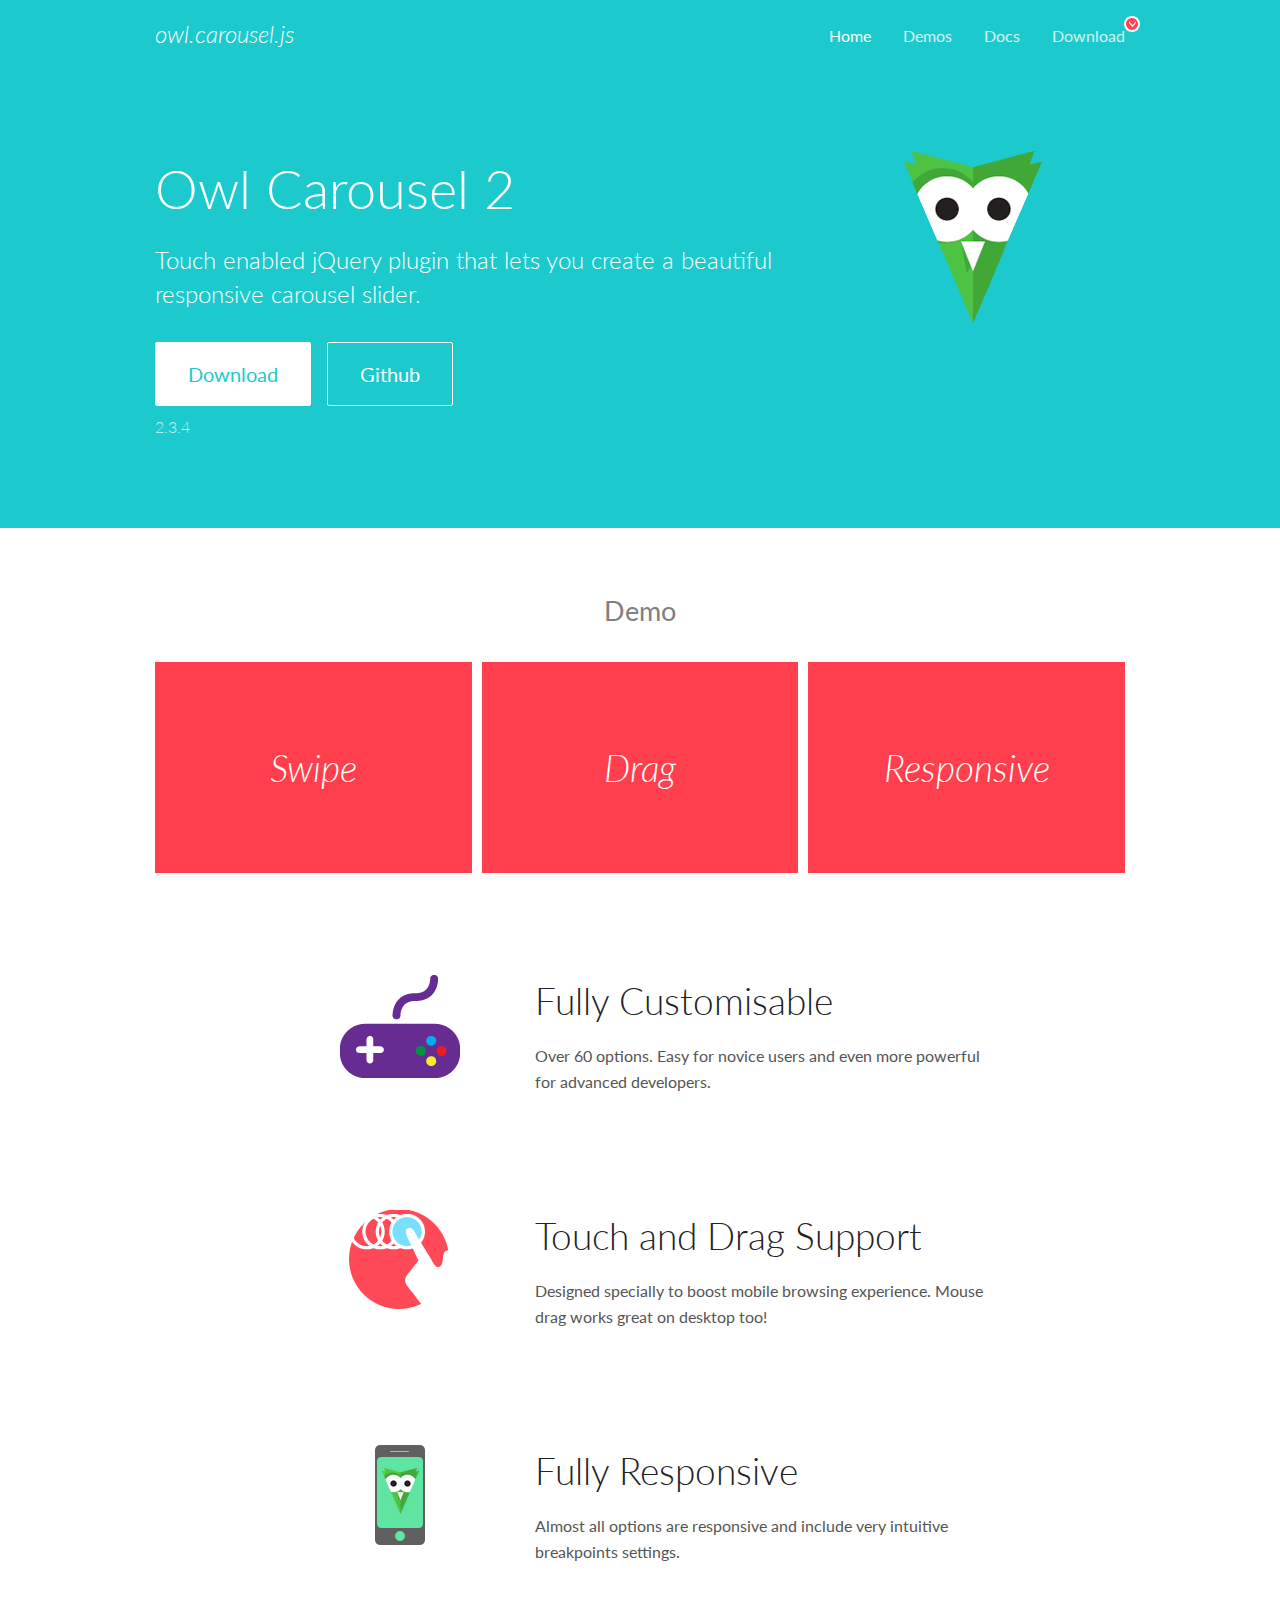
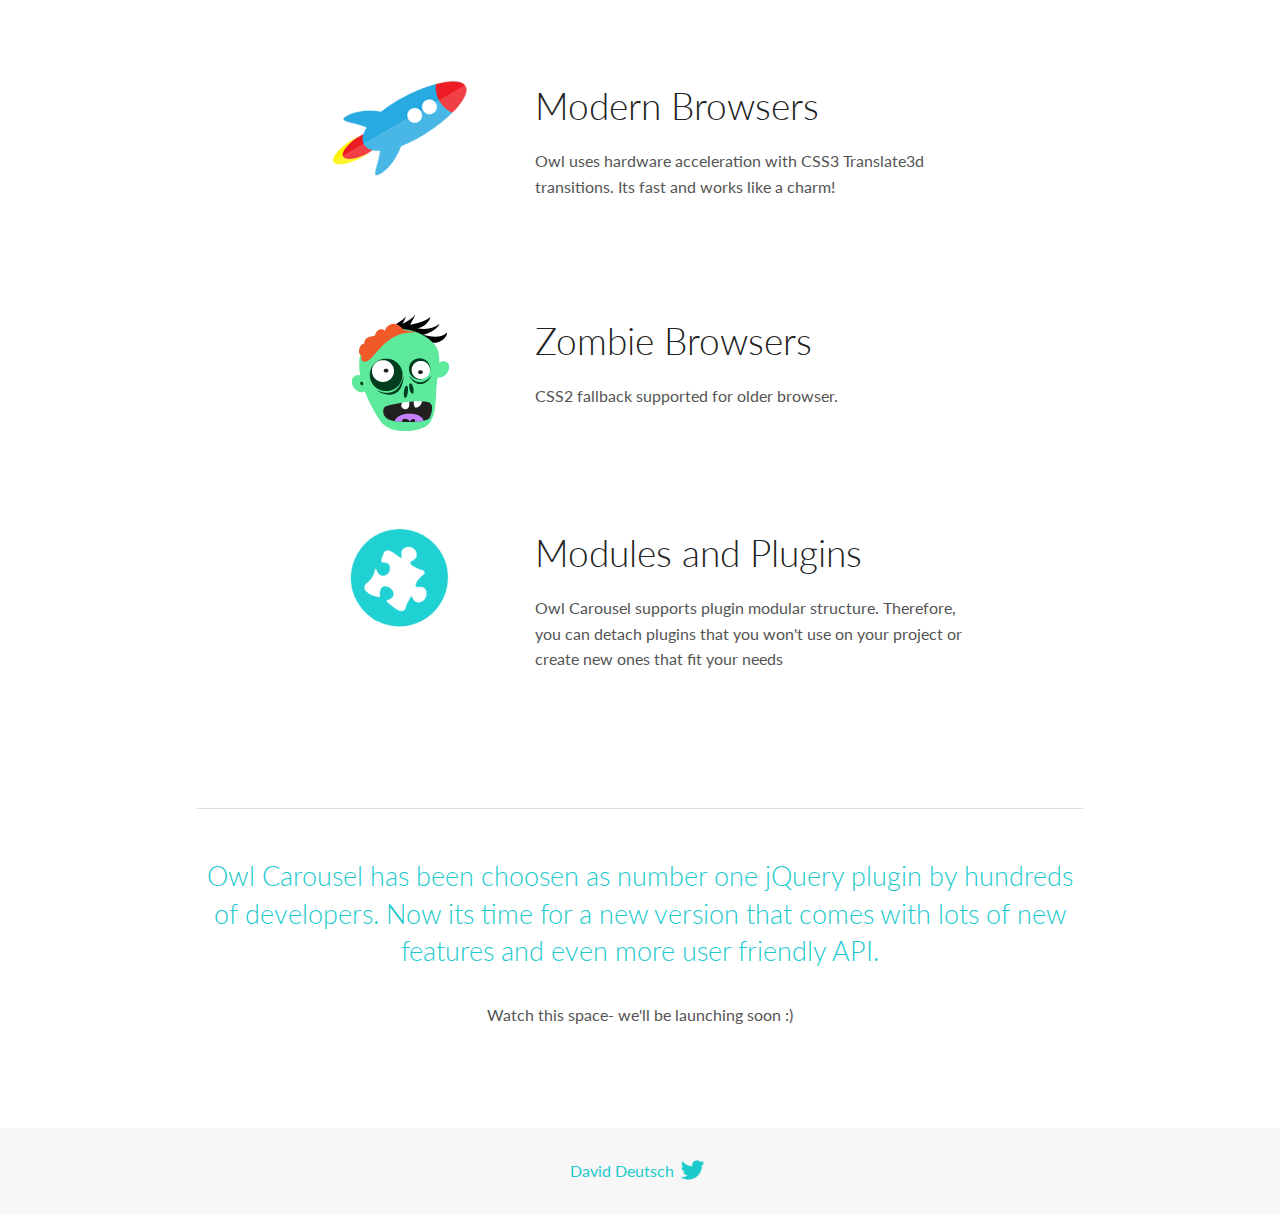
<file: Diner-Project/OwlCarousel2-2.3.4/docs/index.html>
<!DOCTYPE html>
<html lang="en">
  <head>

    <!-- head -->
    <meta charset="utf-8">
    <meta name="msapplication-tap-highlight" content="no" />
    <meta name="viewport" content="width=device-width, initial-scale=1.0" />
    <meta name="description" content="Touch enabled jQuery plugin that lets you create beautiful responsive carousel slider.">
    <meta name="author" content="David Deutsch">
    <title>
      Home | Owl Carousel | 2.3.4
    </title>

    <!-- Stylesheets -->
    <link href='https://fonts.googleapis.com/css?family=Lato:300,400,700,400italic,300italic' rel='stylesheet' type='text/css'>
    <link rel="stylesheet" href="assets/css/docs.theme.min.css">

    <!-- Owl Stylesheets -->
    <link rel="stylesheet" href="assets/owlcarousel/assets/owl.carousel.min.css">
    <link rel="stylesheet" href="assets/owlcarousel/assets/owl.theme.default.min.css">

    <!-- HTML5 shim and Respond.js IE8 support of HTML5 elements and media queries -->

    <!--[if lt IE 9]>
      <script src="https://oss.maxcdn.com/libs/html5shiv/3.7.0/html5shiv.js"></script>
      <script src="https://oss.maxcdn.com/libs/respond.js/1.3.0/respond.min.js"></script>
    <![endif]-->

    <!-- Favicons -->
    <link rel="apple-touch-icon-precomposed" sizes="144x144" href="assets/ico/apple-touch-icon-144-precomposed.png">
    <link rel="shortcut icon" href="assets/ico/favicon.png">
    <link rel="shortcut icon" href="favicon.ico">

    <!-- Yeah i know js should not be in header. Its required for demos.-->

    <!-- javascript -->
    <script src="assets/vendors/jquery.min.js"></script>
    <script src="assets/owlcarousel/owl.carousel.js"></script>
  </head>
  <body>

    <!-- header -->
    <header class="header">
      <div class="row">
        <div class="large-12 columns">
          <div class="brand left">
            <h3>
              <a href="/OwlCarousel2/">owl.carousel.js</a> 
            </h3>
          </div>
          <a id="toggle-nav" class="right">
            <span></span> <span></span> <span></span> 
          </a> 
          <div class="nav-bar">
            <ul class="clearfix">
              <li class="active">
                <a href="/OwlCarousel2/index.html">Home</a> 
              </li>
              <li> <a href="/OwlCarousel2/demos/demos.html">Demos</a>  </li>
              <li> <a href="/OwlCarousel2/docs/started-welcome.html">Docs</a>  </li>
              <li>
                <a href="https://github.com/OwlCarousel2/OwlCarousel2/archive/2.3.4.zip">Download</a> 
                <span class="download"></span> 
              </li>
            </ul>
          </div>
        </div>
      </div>
    </header>

    <!-- home panel -->
    <section id="hero">
      <div class="row">
        <div class="large-8 medium-8 columns">
          <h1>Owl Carousel 2</h1>
          <h4>Touch enabled jQuery plugin that lets you create a beautiful responsive carousel slider.</h4>
          <a href="https://github.com/OwlCarousel2/OwlCarousel2/archive/2.3.4.zip" class="hero-button">Download</a> 
          <a href="https://github.com/OwlCarousel2/OwlCarousel2" class="hero-button outline">Github</a> 
          <p>2.3.4</p>
        </div>
        <div class="large-4 medium-4 columns">
          <img class="owl-logo" src="assets/img/owl-logo.png" alt="mr. Owl">
        </div>
      </div>
    </section>

    <!-- body -->
    <div class="home-demo">
      <div class="row">
        <div class="large-12 columns">
          <h3>Demo</h3>
          <div class="owl-carousel">
            <div class="item">
              <h2>Swipe</h2>
            </div>
            <div class="item">
              <h2>Drag</h2>
            </div>
            <div class="item">
              <h2>Responsive</h2>
            </div>
            <div class="item">
              <h2>CSS3</h2>
            </div>
            <div class="item">
              <h2>Fast</h2>
            </div>
            <div class="item">
              <h2>Easy</h2>
            </div>
            <div class="item">
              <h2>Free</h2>
            </div>
            <div class="item">
              <h2>Upgradable</h2>
            </div>
            <div class="item">
              <h2>Tons of options</h2>
            </div>
            <div class="item">
              <h2>Infinity</h2>
            </div>
            <div class="item">
              <h2>Auto Width</h2>
            </div>
          </div>
        </div>
      </div>
    </div>
    <script>
      var owl = $('.owl-carousel');
      owl.owlCarousel({
        margin: 10,
        loop: true,
        responsive: {
          0: {
            items: 1
          },
          600: {
            items: 2
          },
          1000: {
            items: 3
          }
        }
      })
    </script>

    <!-- features -->
    <div id="features">
      <div class="row">
        <div class="small-12 medium-9 small-centered columns">
          <section class="row feature">
            <div class="medium-4 small-12 columns">
              <img src="assets/img/feature-options.png" alt="">
            </div>
            <div class="medium-8 small-12 columns">
              <h2>Fully Customisable</h2>
              <p>Over 60 options. Easy for novice users and even more powerful for advanced developers.</p>
            </div>
          </section>
          <section class="row feature">
            <div class="medium-4 small-12 columns">
              <img src="assets/img/feature-drag.png" alt="">
            </div>
            <div class="medium-8 small-12 columns">
              <h2>Touch and Drag Support</h2>
              <p>Designed specially to boost mobile browsing experience. Mouse drag works great on desktop too!</p>
            </div>
          </section>
          <section class="row feature">
            <div class="medium-4 small-12 columns">
              <img src="assets/img/feature-responsive.png" alt="">
            </div>
            <div class="medium-8 small-12 columns">
              <h2>Fully Responsive</h2>
              <p>Almost all options are responsive and include very intuitive breakpoints settings.</p>
            </div>
          </section>
          <section class="row feature">
            <div class="medium-4 small-12 columns">
              <img src="assets/img/feature-modern.png" alt="">
            </div>
            <div class="medium-8 small-12 columns">
              <h2>Modern Browsers</h2>
              <p>Owl uses hardware acceleration with CSS3 Translate3d transitions. Its fast and works like a charm! </p>
            </div>
          </section>
          <section class="row feature">
            <div class="medium-4 small-12 columns">
              <img src="assets/img/feature-zombie.png" alt="">
            </div>
            <div class="medium-8 small-12 columns">
              <h2>Zombie Browsers</h2>
              <p>CSS2 fallback supported for older browser.</p>
            </div>
          </section>
          <section class="row feature">
            <div class="medium-4 small-12 columns">
              <img src="assets/img/feature-module.png" alt="">
            </div>
            <div class="medium-8 small-12 columns">
              <h2>Modules and Plugins</h2>
              <p>Owl Carousel supports plugin modular structure. Therefore, you can detach plugins that you won&#x27;t use on your project or create new ones that fit your needs</p>
            </div>
          </section>
        </div>
      </div>
    </div>

    <!-- footer -->
    <section id="teaser-text">
      <div class="row">
        <div class="small-12 medium-11 small-centered columns">
          <hr>
          <h3 id="owl-carousel-has-been-choosen-as-number-one-jquery-plugin-by-hundreds-of-developers-now-its-time-for-a-new-version-that-comes-with-lots-of-new-features-and-even-more-user-friendly-api-">Owl Carousel has been choosen as number one jQuery plugin by hundreds of developers. Now its time for a new version that comes with lots of new features and even more user friendly API.</h3>
          <p>Watch this space- we&#39;ll be launching soon :)</p>
        </div>
      </div>
    </section>

    <!-- footer -->
    <footer class="footer">
      <div class="row">
        <div class="large-12 columns">
          <h5>
            <a href="/OwlCarousel2/docs/support-contact.html">David Deutsch</a> 
            <a id="custom-tweet-button" href="https://twitter.com/share?url=https://github.com/OwlCarousel2/OwlCarousel2&text=Owl Carousel - This is so awesome! " target="_blank"></a> 
          </h5>
        </div>
      </div>
    </footer>

    <!-- vendors -->
    <script src="assets/vendors/highlight.js"></script>
    <script src="assets/js/app.js"></script>
  </body>
</html>
</file>
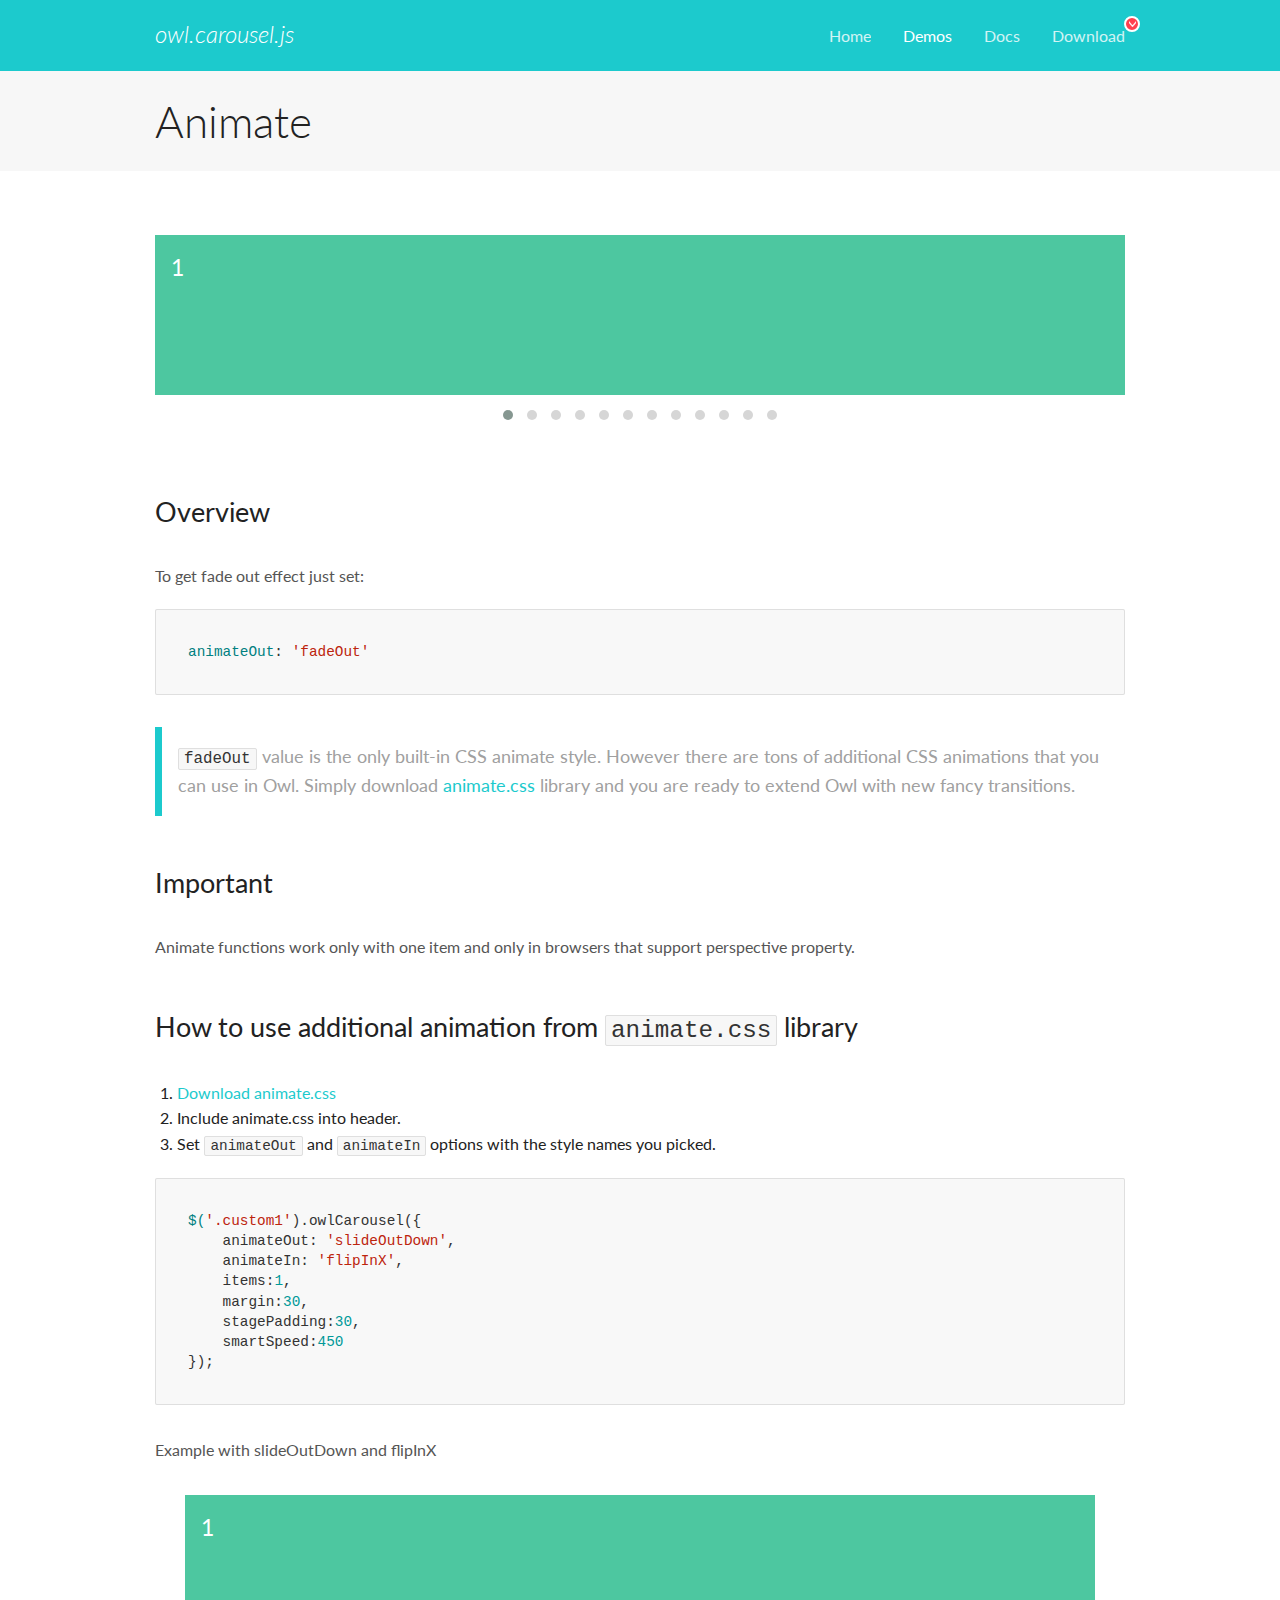
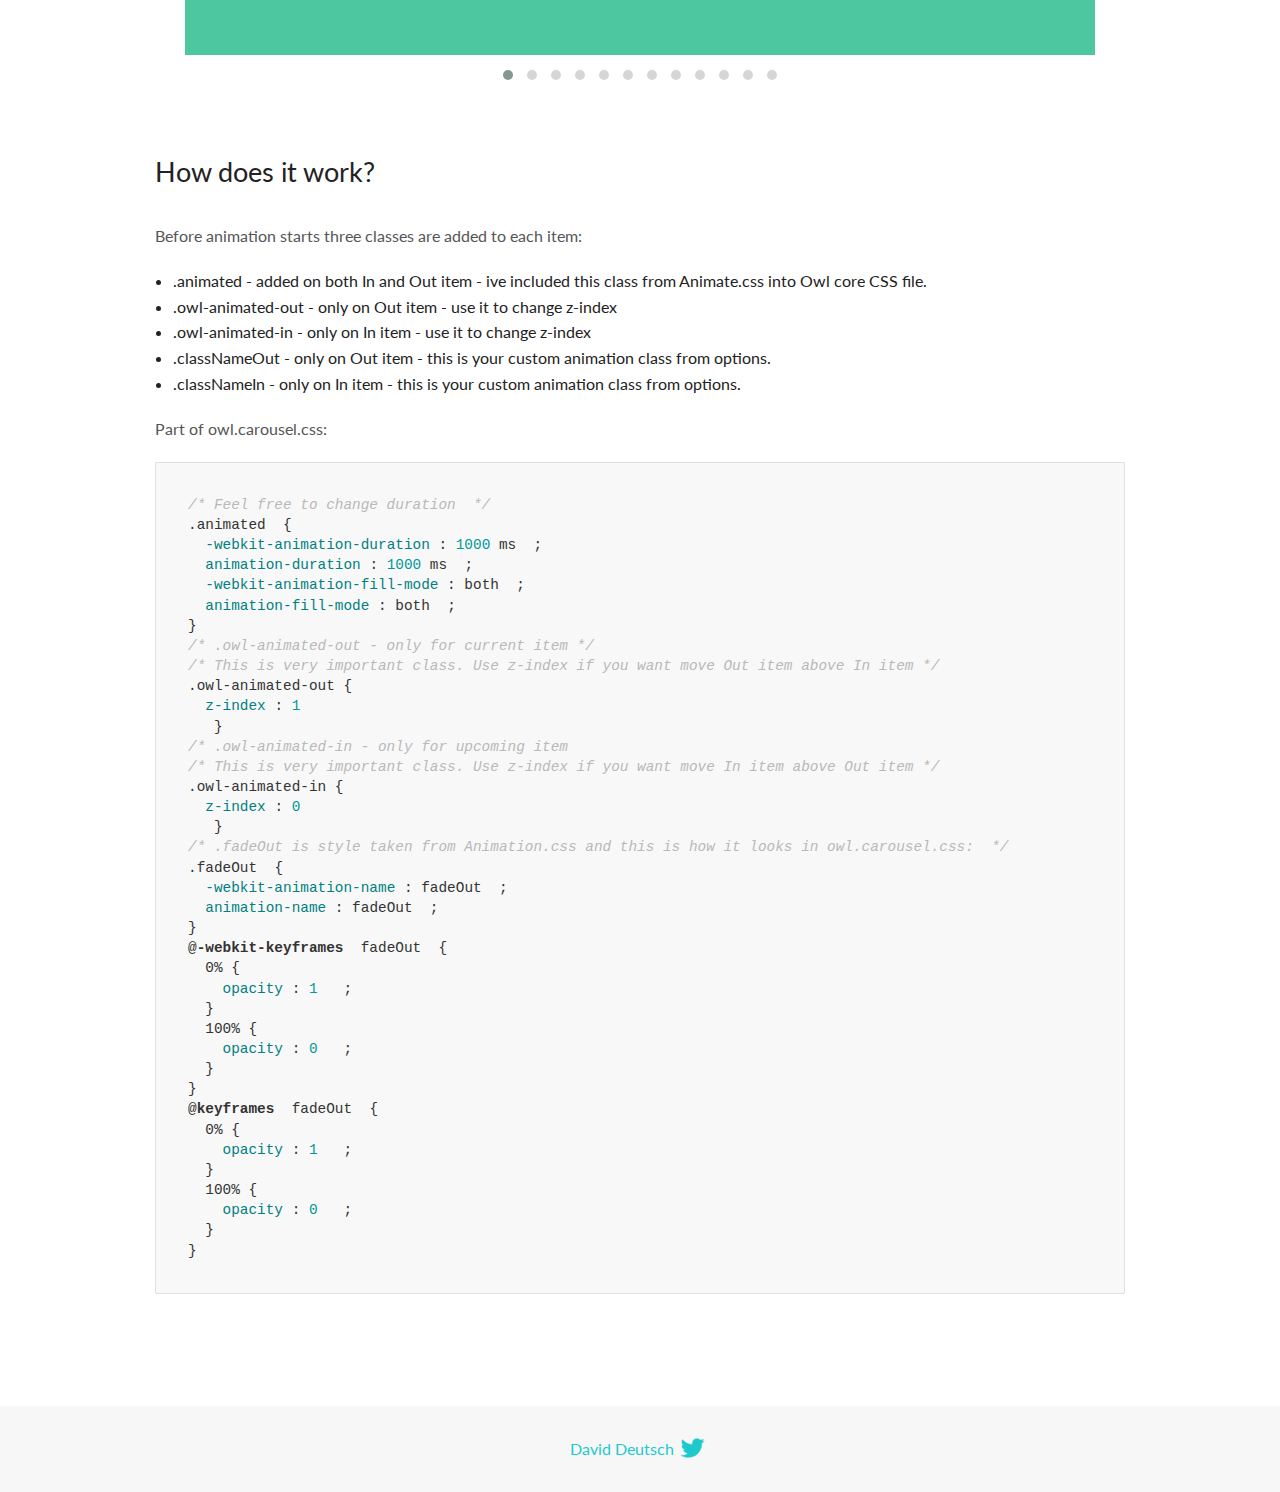
<file: Diner-Project/OwlCarousel2-2.3.4/docs/demos/animate.html>
<!DOCTYPE html>
<html lang="en">
  <head>

    <!-- head -->
    <meta charset="utf-8">
    <meta name="msapplication-tap-highlight" content="no" />
    <meta name="viewport" content="width=device-width, initial-scale=1.0" />
    <meta name="description" content="Animate carousel">
    <meta name="author" content="David Deutsch">
    <title>
      Animate Demo | Owl Carousel | 2.3.4
    </title>

    <!-- Stylesheets -->
    <link href='https://fonts.googleapis.com/css?family=Lato:300,400,700,400italic,300italic' rel='stylesheet' type='text/css'>
    <link rel="stylesheet" href="../assets/css/docs.theme.min.css">

    <!-- Owl Stylesheets -->
    <link rel="stylesheet" href="../assets/owlcarousel/assets/owl.carousel.min.css">
    <link rel="stylesheet" href="../assets/owlcarousel/assets/owl.theme.default.min.css">

    <!-- HTML5 shim and Respond.js IE8 support of HTML5 elements and media queries -->

    <!--[if lt IE 9]>
      <script src="https://oss.maxcdn.com/libs/html5shiv/3.7.0/html5shiv.js"></script>
      <script src="https://oss.maxcdn.com/libs/respond.js/1.3.0/respond.min.js"></script>
    <![endif]-->

    <!-- Favicons -->
    <link rel="apple-touch-icon-precomposed" sizes="144x144" href="../assets/ico/apple-touch-icon-144-precomposed.png">
    <link rel="shortcut icon" href="../assets/ico/favicon.png">
    <link rel="shortcut icon" href="favicon.ico">

    <!-- Yeah i know js should not be in header. Its required for demos.-->

    <!-- javascript -->
    <script src="../assets/vendors/jquery.min.js"></script>
    <script src="../assets/owlcarousel/owl.carousel.js"></script>
  </head>
  <body>

    <!-- header -->
    <header class="header">
      <div class="row">
        <div class="large-12 columns">
          <div class="brand left">
            <h3>
              <a href="/OwlCarousel2/">owl.carousel.js</a> 
            </h3>
          </div>
          <a id="toggle-nav" class="right">
            <span></span> <span></span> <span></span> 
          </a> 
          <div class="nav-bar">
            <ul class="clearfix">
              <li> <a href="/OwlCarousel2/index.html">Home</a>  </li>
              <li class="active">
                <a href="/OwlCarousel2/demos/demos.html">Demos</a> 
              </li>
              <li> <a href="/OwlCarousel2/docs/started-welcome.html">Docs</a>  </li>
              <li>
                <a href="https://github.com/OwlCarousel2/OwlCarousel2/archive/2.3.4.zip">Download</a> 
                <span class="download"></span> 
              </li>
            </ul>
          </div>
        </div>
      </div>
    </header>

    <!-- title -->
    <section class="title">
      <div class="row">
        <div class="large-12 columns">
          <h1>Animate</h1>
        </div>
      </div>
    </section>

    <!--  Demos -->
    <section id="demos">
      <div class="row">
        <div class="large-12 columns">
          <div class="fadeOut owl-carousel owl-theme">
            <div class="item">
              <h4>1</h4>
            </div>
            <div class="item">
              <h4>2</h4>
            </div>
            <div class="item">
              <h4>3</h4>
            </div>
            <div class="item">
              <h4>4</h4>
            </div>
            <div class="item">
              <h4>5</h4>
            </div>
            <div class="item">
              <h4>6</h4>
            </div>
            <div class="item">
              <h4>7</h4>
            </div>
            <div class="item">
              <h4>8</h4>
            </div>
            <div class="item">
              <h4>9</h4>
            </div>
            <div class="item">
              <h4>10</h4>
            </div>
            <div class="item">
              <h4>11</h4>
            </div>
            <div class="item">
              <h4>12</h4>
            </div>
          </div>
          <h3 id="overview">Overview</h3>
          <p>To get fade out effect just set:</p>
          <pre><code>animateOut: &#39;fadeOut&#39;</code></pre>
          <blockquote>
            <p><code>fadeOut</code> value is the only built-in CSS animate style. However there are tons of additional CSS animations that you can use in Owl. Simply download
              <a href="https://daneden.github.io/animate.css/">animate.css</a>  library and you are ready to extend Owl with new fancy transitions.</p>
          </blockquote>
          <h3 id="important">Important</h3>
          <p>Animate functions work only with one item and only in browsers that support perspective property.</p>
          <h3 id="how-to-use-additional-animation-from-animate-css-library">How to use additional animation from <code>animate.css</code> library</h3>
          <ol>
            <li> <a href="https://daneden.github.io/animate.css/">Download animate.css</a>  </li>
            <li>Include animate.css into header.</li>
            <li>Set <code>animateOut</code> and <code>animateIn</code> options with the style names you picked.</li>
          </ol>
          <pre><code>$(&#39;.custom1&#39;).owlCarousel({
    animateOut: &#39;slideOutDown&#39;,
    animateIn: &#39;flipInX&#39;,
    items:1,
    margin:30,
    stagePadding:30,
    smartSpeed:450
});</code></pre>
          <p>Example with slideOutDown and flipInX</p>
          <div class="custom1 owl-carousel owl-theme">
            <div class="item">
              <h4>1</h4>
            </div>
            <div class="item">
              <h4>2</h4>
            </div>
            <div class="item">
              <h4>3</h4>
            </div>
            <div class="item">
              <h4>4</h4>
            </div>
            <div class="item">
              <h4>5</h4>
            </div>
            <div class="item">
              <h4>6</h4>
            </div>
            <div class="item">
              <h4>7</h4>
            </div>
            <div class="item">
              <h4>8</h4>
            </div>
            <div class="item">
              <h4>9</h4>
            </div>
            <div class="item">
              <h4>10</h4>
            </div>
            <div class="item">
              <h4>11</h4>
            </div>
            <div class="item">
              <h4>12</h4>
            </div>
          </div>
          <h3 id="how-does-it-work-">How does it work?</h3>
          <p>Before animation starts three classes are added to each item:</p>
          <ul>
            <li>.animated - added on both In and Out item - ive included this class from Animate.css into Owl core CSS file.</li>
            <li>.owl-animated-out - only on Out item - use it to change z-index</li>
            <li>.owl-animated-in - only on In item - use it to change z-index</li>
            <li>.classNameOut - only on Out item - this is your custom animation class from options.</li>
            <li>.classNameIn - only on In item - this is your custom animation class from options.</li>
          </ul>
          <p>Part of owl.carousel.css:</p>
          <pre><code class="language-css"><span class="comment">/* Feel free to change duration  */</span> 
<span class="class">.animated</span>  <span class="rules">{
  <span class="rule"><span class="attribute">-webkit-animation-duration</span> :<span class="value"> <span class="number">1000</span> ms</span> </span> ;
  <span class="rule"><span class="attribute">animation-duration</span> :<span class="value"> <span class="number">1000</span> ms</span> </span> ;
  <span class="rule"><span class="attribute">-webkit-animation-fill-mode</span> :<span class="value"> both</span> </span> ;
  <span class="rule"><span class="attribute">animation-fill-mode</span> :<span class="value"> both</span> </span> ;
<span class="rule">}</span> </span> 
<span class="comment">/* .owl-animated-out - only for current item */</span> 
<span class="comment">/* This is very important class. Use z-index if you want move Out item above In item */</span> 
<span class="class">.owl-animated-out</span> <span class="rules">{
  <span class="rule"><span class="attribute">z-index</span> :<span class="value"> <span class="number">1</span> 
</span> </span> </span> }
<span class="comment">/* .owl-animated-in - only for upcoming item
/* This is very important class. Use z-index if you want move In item above Out item */</span> 
<span class="class">.owl-animated-in</span> <span class="rules">{
  <span class="rule"><span class="attribute">z-index</span> :<span class="value"> <span class="number">0</span> 
</span> </span> </span> }
<span class="comment">/* .fadeOut is style taken from Animation.css and this is how it looks in owl.carousel.css:  */</span> 
<span class="class">.fadeOut</span>  <span class="rules">{
  <span class="rule"><span class="attribute">-webkit-animation-name</span> :<span class="value"> fadeOut</span> </span> ;
  <span class="rule"><span class="attribute">animation-name</span> :<span class="value"> fadeOut</span> </span> ;
<span class="rule">}</span> </span> 
<span class="at_rule">@<span class="keyword">-webkit-keyframes</span>  fadeOut </span> {
  0% <span class="rules">{
    <span class="rule"><span class="attribute">opacity</span> :<span class="value"> <span class="number">1</span> </span> </span> ;
  <span class="rule">}</span> </span> 
  100% <span class="rules">{
    <span class="rule"><span class="attribute">opacity</span> :<span class="value"> <span class="number">0</span> </span> </span> ;
  <span class="rule">}</span> </span> 
}
<span class="at_rule">@<span class="keyword">keyframes</span>  fadeOut </span> {
  0% <span class="rules">{
    <span class="rule"><span class="attribute">opacity</span> :<span class="value"> <span class="number">1</span> </span> </span> ;
  <span class="rule">}</span> </span> 
  100% <span class="rules">{
    <span class="rule"><span class="attribute">opacity</span> :<span class="value"> <span class="number">0</span> </span> </span> ;
  <span class="rule">}</span> </span> 
}</code></pre>
          <link rel="stylesheet" href="../assets/css/animate.css">
          <script>
            jQuery(document).ready(function($) {
              $('.fadeOut').owlCarousel({
                items: 1,
                animateOut: 'fadeOut',
                loop: true,
                margin: 10,
              });
              $('.custom1').owlCarousel({
                animateOut: 'slideOutDown',
                animateIn: 'flipInX',
                items: 1,
                margin: 30,
                stagePadding: 30,
                smartSpeed: 450
              });
            });
          </script>
        </div>
      </div>
    </section>

    <!-- footer -->
    <footer class="footer">
      <div class="row">
        <div class="large-12 columns">
          <h5>
            <a href="/OwlCarousel2/docs/support-contact.html">David Deutsch</a> 
            <a id="custom-tweet-button" href="https://twitter.com/share?url=https://github.com/OwlCarousel2/OwlCarousel2&text=Owl Carousel - This is so awesome! " target="_blank"></a> 
          </h5>
        </div>
      </div>
    </footer>

    <!-- vendors -->
    <script src="../assets/vendors/highlight.js"></script>
    <script src="../assets/js/app.js"></script>
  </body>
</html>
</file>
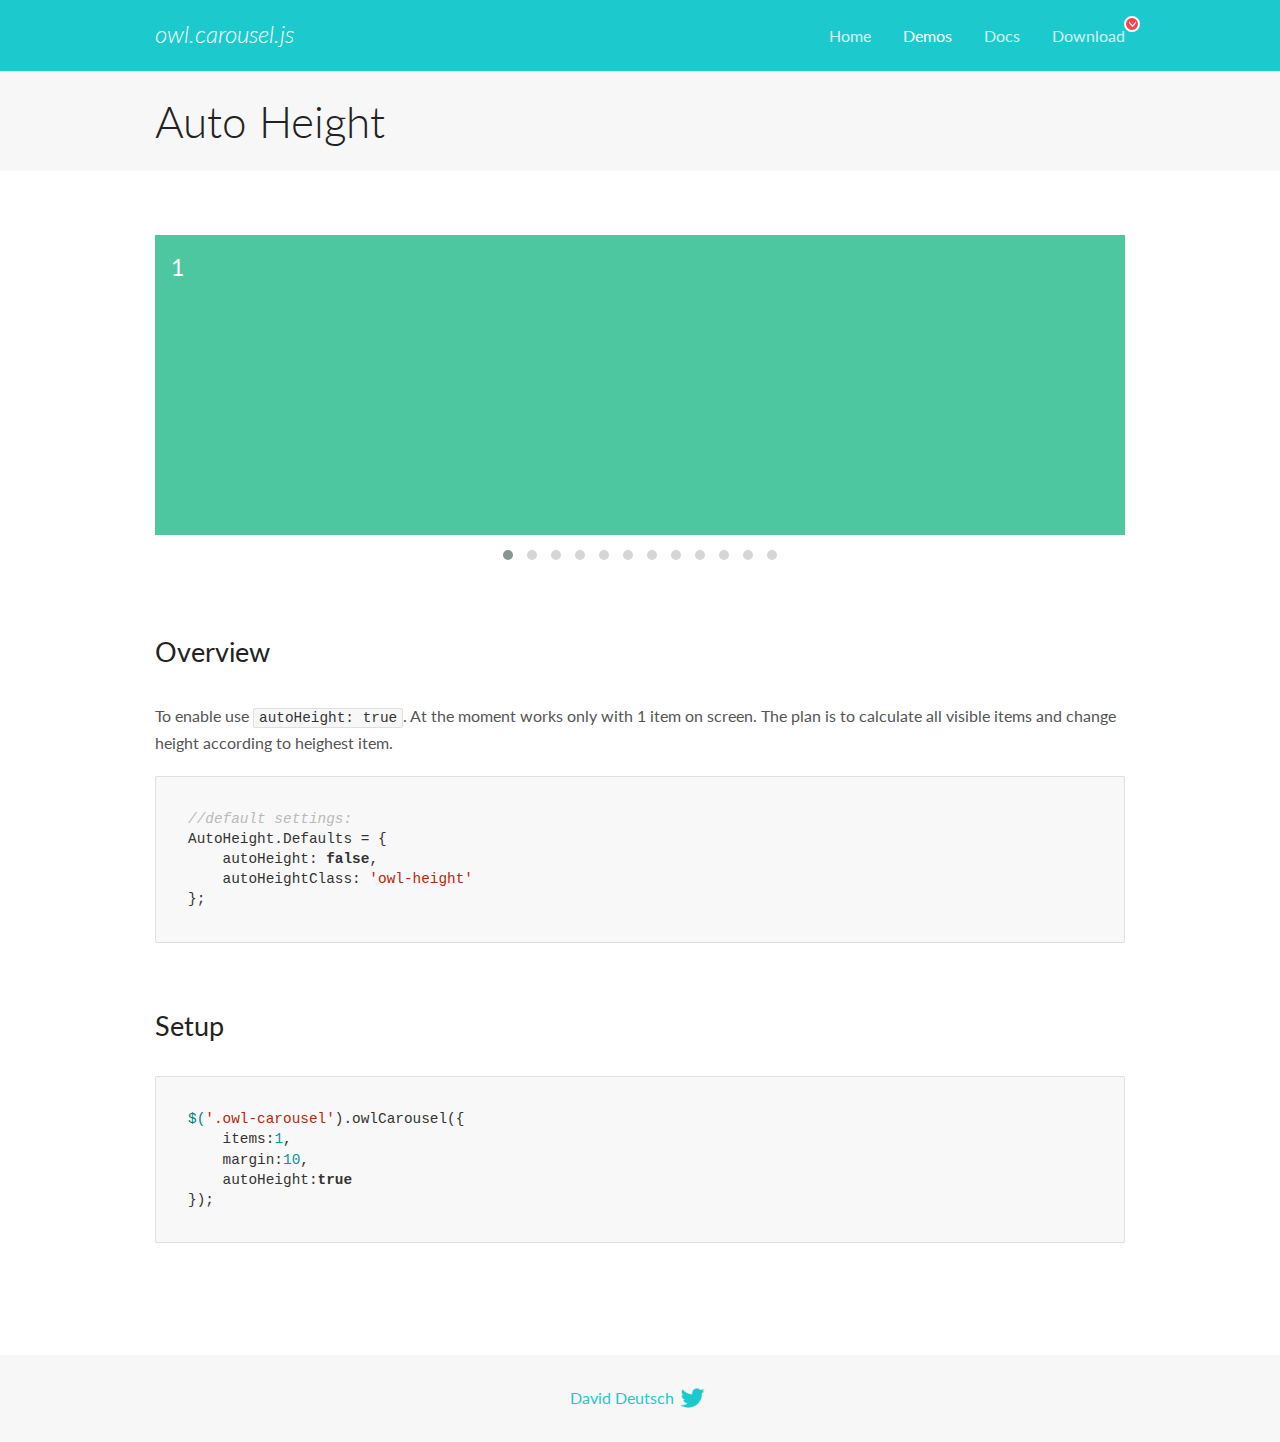
<file: Diner-Project/OwlCarousel2-2.3.4/docs/demos/autoheight.html>
<!DOCTYPE html>
<html lang="en">
  <head>

    <!-- head -->
    <meta charset="utf-8">
    <meta name="msapplication-tap-highlight" content="no" />
    <meta name="viewport" content="width=device-width, initial-scale=1.0" />
    <meta name="description" content="autoHeight usage demo">
    <meta name="author" content="David Deutsch">
    <title>
      Auto Height Demo | Owl Carousel | 2.3.4
    </title>

    <!-- Stylesheets -->
    <link href='https://fonts.googleapis.com/css?family=Lato:300,400,700,400italic,300italic' rel='stylesheet' type='text/css'>
    <link rel="stylesheet" href="../assets/css/docs.theme.min.css">

    <!-- Owl Stylesheets -->
    <link rel="stylesheet" href="../assets/owlcarousel/assets/owl.carousel.min.css">
    <link rel="stylesheet" href="../assets/owlcarousel/assets/owl.theme.default.min.css">

    <!-- HTML5 shim and Respond.js IE8 support of HTML5 elements and media queries -->

    <!--[if lt IE 9]>
      <script src="https://oss.maxcdn.com/libs/html5shiv/3.7.0/html5shiv.js"></script>
      <script src="https://oss.maxcdn.com/libs/respond.js/1.3.0/respond.min.js"></script>
    <![endif]-->

    <!-- Favicons -->
    <link rel="apple-touch-icon-precomposed" sizes="144x144" href="../assets/ico/apple-touch-icon-144-precomposed.png">
    <link rel="shortcut icon" href="../assets/ico/favicon.png">
    <link rel="shortcut icon" href="favicon.ico">

    <!-- Yeah i know js should not be in header. Its required for demos.-->

    <!-- javascript -->
    <script src="../assets/vendors/jquery.min.js"></script>
    <script src="../assets/owlcarousel/owl.carousel.js"></script>
  </head>
  <body>

    <!-- header -->
    <header class="header">
      <div class="row">
        <div class="large-12 columns">
          <div class="brand left">
            <h3>
              <a href="/OwlCarousel2/">owl.carousel.js</a> 
            </h3>
          </div>
          <a id="toggle-nav" class="right">
            <span></span> <span></span> <span></span> 
          </a> 
          <div class="nav-bar">
            <ul class="clearfix">
              <li> <a href="/OwlCarousel2/index.html">Home</a>  </li>
              <li class="active">
                <a href="/OwlCarousel2/demos/demos.html">Demos</a> 
              </li>
              <li> <a href="/OwlCarousel2/docs/started-welcome.html">Docs</a>  </li>
              <li>
                <a href="https://github.com/OwlCarousel2/OwlCarousel2/archive/2.3.4.zip">Download</a> 
                <span class="download"></span> 
              </li>
            </ul>
          </div>
        </div>
      </div>
    </header>

    <!-- title -->
    <section class="title">
      <div class="row">
        <div class="large-12 columns">
          <h1>Auto Height</h1>
        </div>
      </div>
    </section>

    <!--  Demos -->
    <section id="demos">
      <div class="row">
        <div class="large-12 columns">
          <div class="owl-carousel owl-theme">
            <div class="item" style="height:300px">
              <h4>1</h4>
            </div>
            <div class="item" style="height:100px">
              <h4>2</h4>
            </div>
            <div class="item" style="height:500px">
              <h4>3</h4>
            </div>
            <div class="item" style="height:250px">
              <h4>4</h4>
            </div>
            <div class="item" style="height:400px">
              <h4>5</h4>
            </div>
            <div class="item" style="height:500px">
              <h4>6</h4>
            </div>
            <div class="item" style="height:600px">
              <h4>7</h4>
            </div>
            <div class="item" style="height:400px">
              <h4>8</h4>
            </div>
            <div class="item" style="height:300px">
              <h4>9</h4>
            </div>
            <div class="item" style="height:350px">
              <h4>10</h4>
            </div>
            <div class="item" style="height:200px">
              <h4>11</h4>
            </div>
            <div class="item" style="height:150px">
              <h4>12</h4>
            </div>
          </div>
          <h3 id="overview">Overview</h3>
          <p>To enable use <code>autoHeight: true</code>. At the moment works only with 1 item on screen. The plan is to calculate all visible items and change height according to heighest item.</p>
          <pre><code>//default settings:
AutoHeight.Defaults = {
    autoHeight: false,
    autoHeightClass: &#39;owl-height&#39;
};</code></pre>
          <h3 id="setup">Setup</h3>
          <pre><code>$(&#39;.owl-carousel&#39;).owlCarousel({
    items:1,
    margin:10,
    autoHeight:true
});</code></pre>
          <script>
            $(document).ready(function() {
              $('.owl-carousel').owlCarousel({
                items: 1,
                margin: 10,
                autoHeight: true
              });
            })
          </script>
        </div>
      </div>
    </section>

    <!-- footer -->
    <footer class="footer">
      <div class="row">
        <div class="large-12 columns">
          <h5>
            <a href="/OwlCarousel2/docs/support-contact.html">David Deutsch</a> 
            <a id="custom-tweet-button" href="https://twitter.com/share?url=https://github.com/OwlCarousel2/OwlCarousel2&text=Owl Carousel - This is so awesome! " target="_blank"></a> 
          </h5>
        </div>
      </div>
    </footer>

    <!-- vendors -->
    <script src="../assets/vendors/highlight.js"></script>
    <script src="../assets/js/app.js"></script>
  </body>
</html>
</file>
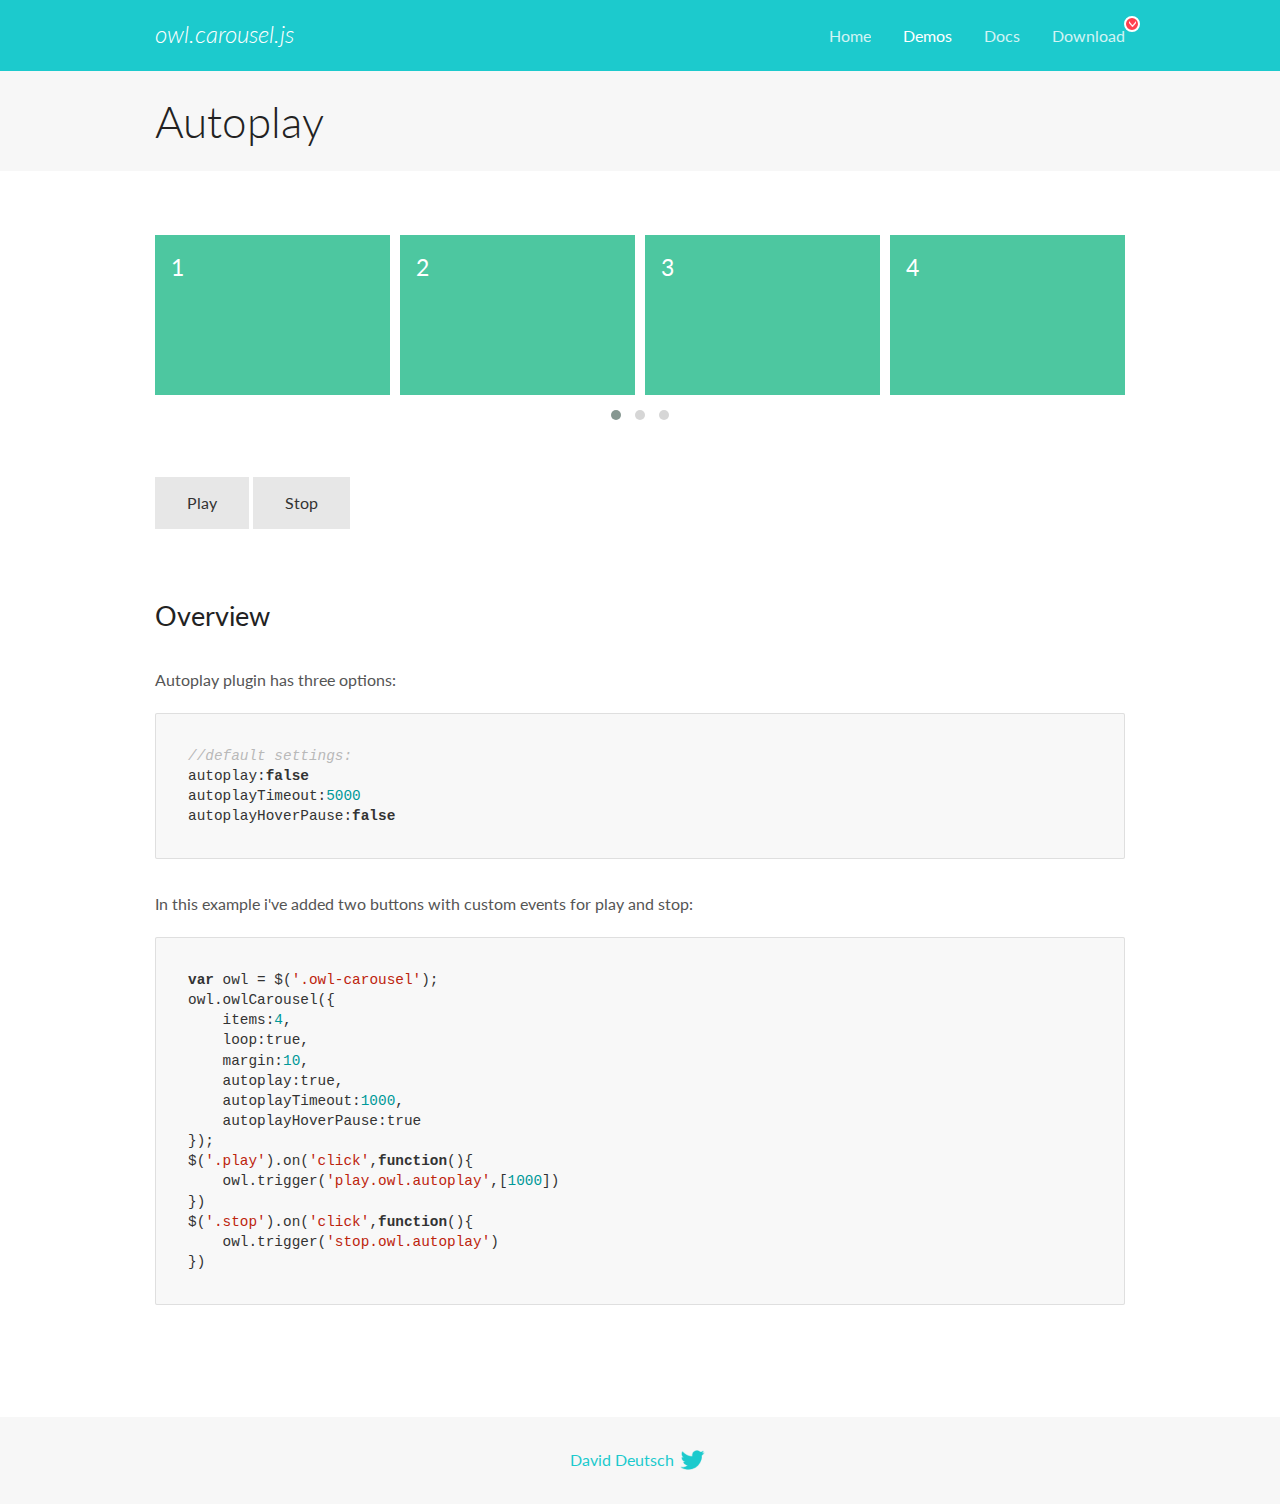
<file: Diner-Project/OwlCarousel2-2.3.4/docs/demos/autoplay.html>
<!DOCTYPE html>
<html lang="en">
  <head>

    <!-- head -->
    <meta charset="utf-8">
    <meta name="msapplication-tap-highlight" content="no" />
    <meta name="viewport" content="width=device-width, initial-scale=1.0" />
    <meta name="description" content="Autoplay usage demo">
    <meta name="author" content="David Deutsch">
    <title>
      Autoplay Demo | Owl Carousel | 2.3.4
    </title>

    <!-- Stylesheets -->
    <link href='https://fonts.googleapis.com/css?family=Lato:300,400,700,400italic,300italic' rel='stylesheet' type='text/css'>
    <link rel="stylesheet" href="../assets/css/docs.theme.min.css">

    <!-- Owl Stylesheets -->
    <link rel="stylesheet" href="../assets/owlcarousel/assets/owl.carousel.min.css">
    <link rel="stylesheet" href="../assets/owlcarousel/assets/owl.theme.default.min.css">

    <!-- HTML5 shim and Respond.js IE8 support of HTML5 elements and media queries -->

    <!--[if lt IE 9]>
      <script src="https://oss.maxcdn.com/libs/html5shiv/3.7.0/html5shiv.js"></script>
      <script src="https://oss.maxcdn.com/libs/respond.js/1.3.0/respond.min.js"></script>
    <![endif]-->

    <!-- Favicons -->
    <link rel="apple-touch-icon-precomposed" sizes="144x144" href="../assets/ico/apple-touch-icon-144-precomposed.png">
    <link rel="shortcut icon" href="../assets/ico/favicon.png">
    <link rel="shortcut icon" href="favicon.ico">

    <!-- Yeah i know js should not be in header. Its required for demos.-->

    <!-- javascript -->
    <script src="../assets/vendors/jquery.min.js"></script>
    <script src="../assets/owlcarousel/owl.carousel.js"></script>
  </head>
  <body>

    <!-- header -->
    <header class="header">
      <div class="row">
        <div class="large-12 columns">
          <div class="brand left">
            <h3>
              <a href="/OwlCarousel2/">owl.carousel.js</a> 
            </h3>
          </div>
          <a id="toggle-nav" class="right">
            <span></span> <span></span> <span></span> 
          </a> 
          <div class="nav-bar">
            <ul class="clearfix">
              <li> <a href="/OwlCarousel2/index.html">Home</a>  </li>
              <li class="active">
                <a href="/OwlCarousel2/demos/demos.html">Demos</a> 
              </li>
              <li> <a href="/OwlCarousel2/docs/started-welcome.html">Docs</a>  </li>
              <li>
                <a href="https://github.com/OwlCarousel2/OwlCarousel2/archive/2.3.4.zip">Download</a> 
                <span class="download"></span> 
              </li>
            </ul>
          </div>
        </div>
      </div>
    </header>

    <!-- title -->
    <section class="title">
      <div class="row">
        <div class="large-12 columns">
          <h1>Autoplay</h1>
        </div>
      </div>
    </section>

    <!--  Demos -->
    <section id="demos">
      <div class="row">
        <div class="large-12 columns">
          <div class="owl-carousel owl-theme">
            <div class="item">
              <h4>1</h4>
            </div>
            <div class="item">
              <h4>2</h4>
            </div>
            <div class="item">
              <h4>3</h4>
            </div>
            <div class="item">
              <h4>4</h4>
            </div>
            <div class="item">
              <h4>5</h4>
            </div>
            <div class="item">
              <h4>6</h4>
            </div>
            <div class="item">
              <h4>7</h4>
            </div>
            <div class="item">
              <h4>8</h4>
            </div>
            <div class="item">
              <h4>9</h4>
            </div>
            <div class="item">
              <h4>10</h4>
            </div>
            <div class="item">
              <h4>11</h4>
            </div>
            <div class="item">
              <h4>12</h4>
            </div>
          </div>
          <a class="button secondary play">Play</a> 
          <a class="button secondary stop">Stop</a> 
          <h3 id="overview">Overview</h3>
          <p>Autoplay plugin has three options:</p>
          <pre><code>//default settings:
autoplay:false
autoplayTimeout:5000
autoplayHoverPause:false</code></pre>
          <p>In this example i&#39;ve added two buttons with custom events for play and stop:</p>
          <pre><code>var owl = $(&#39;.owl-carousel&#39;);
owl.owlCarousel({
    items:4,
    loop:true,
    margin:10,
    autoplay:true,
    autoplayTimeout:1000,
    autoplayHoverPause:true
});
$(&#39;.play&#39;).on(&#39;click&#39;,function(){
    owl.trigger(&#39;play.owl.autoplay&#39;,[1000])
})
$(&#39;.stop&#39;).on(&#39;click&#39;,function(){
    owl.trigger(&#39;stop.owl.autoplay&#39;)
})</code></pre>
          <script>
            $(document).ready(function() {
              var owl = $('.owl-carousel');
              owl.owlCarousel({
                items: 4,
                loop: true,
                margin: 10,
                autoplay: true,
                autoplayTimeout: 1000,
                autoplayHoverPause: true
              });
              $('.play').on('click', function() {
                owl.trigger('play.owl.autoplay', [1000])
              })
              $('.stop').on('click', function() {
                owl.trigger('stop.owl.autoplay')
              })
            })
          </script>
        </div>
      </div>
    </section>

    <!-- footer -->
    <footer class="footer">
      <div class="row">
        <div class="large-12 columns">
          <h5>
            <a href="/OwlCarousel2/docs/support-contact.html">David Deutsch</a> 
            <a id="custom-tweet-button" href="https://twitter.com/share?url=https://github.com/OwlCarousel2/OwlCarousel2&text=Owl Carousel - This is so awesome! " target="_blank"></a> 
          </h5>
        </div>
      </div>
    </footer>

    <!-- vendors -->
    <script src="../assets/vendors/highlight.js"></script>
    <script src="../assets/js/app.js"></script>
  </body>
</html>
</file>
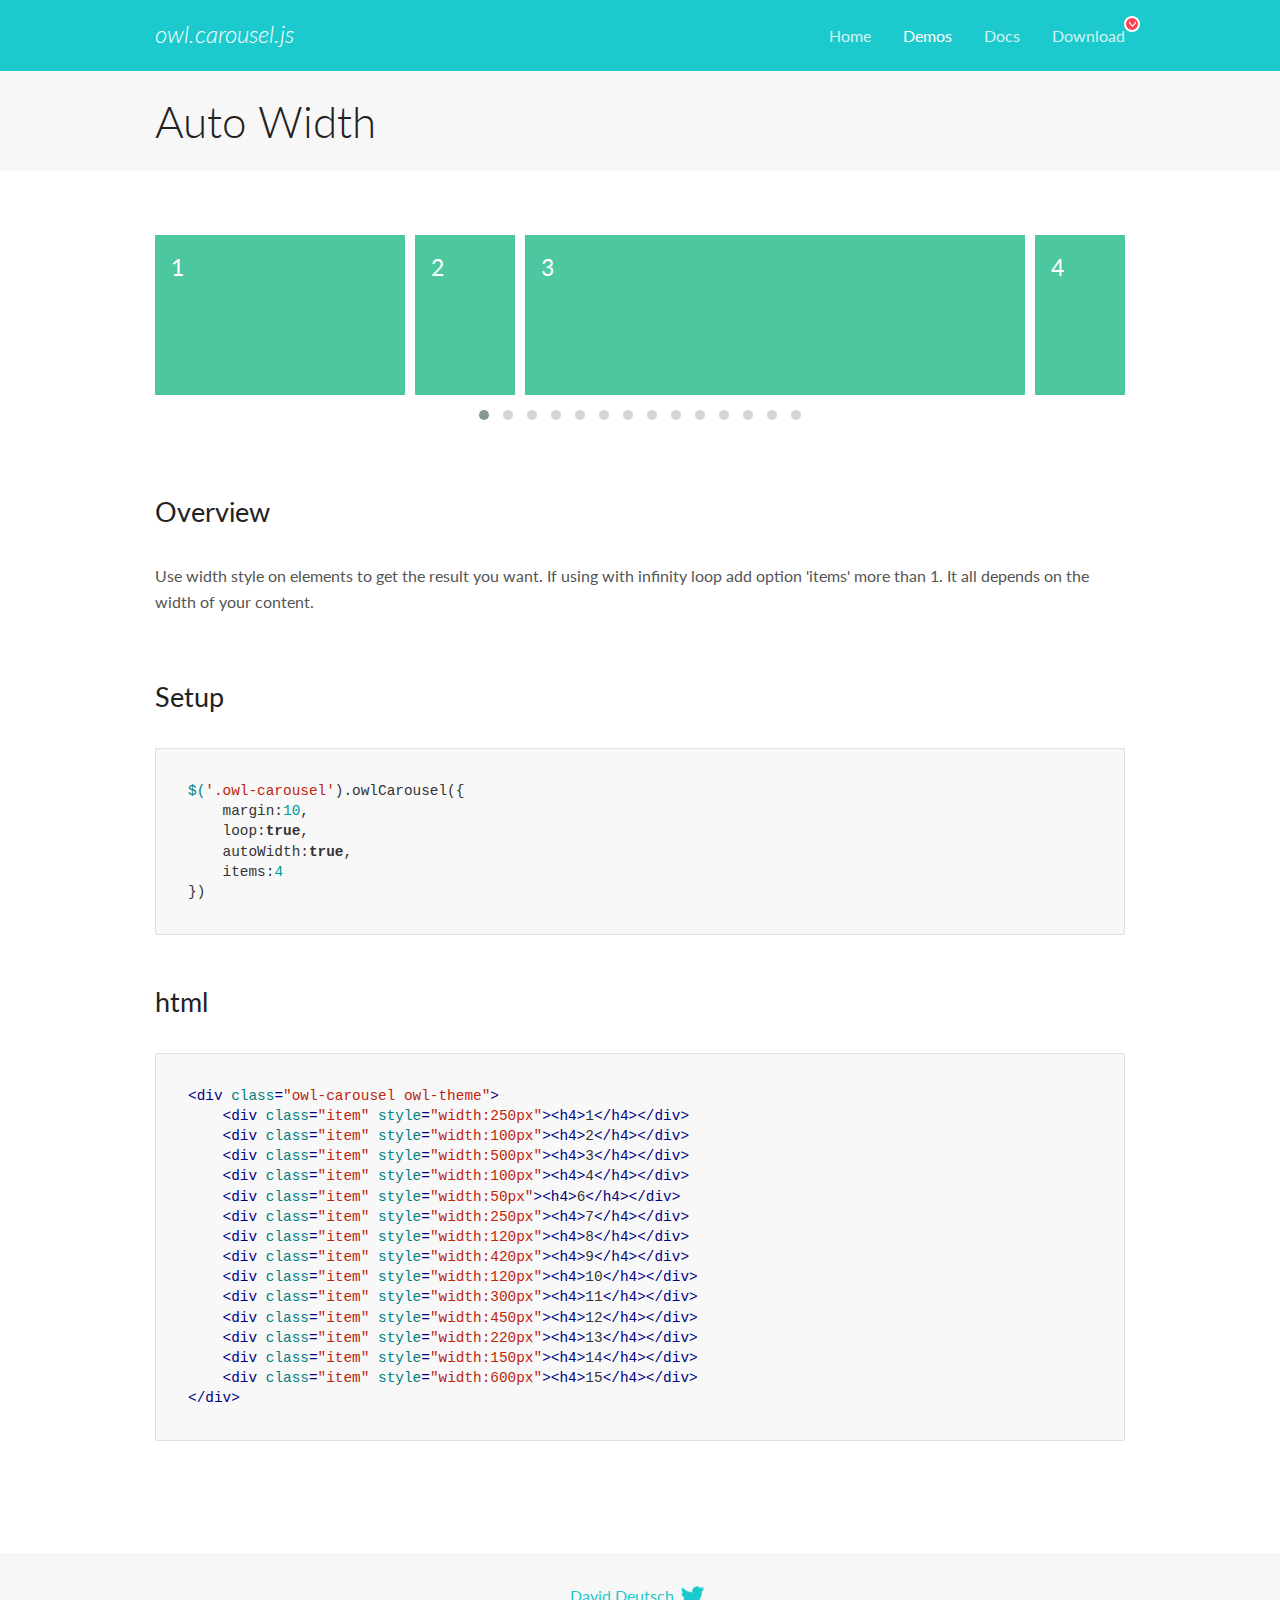
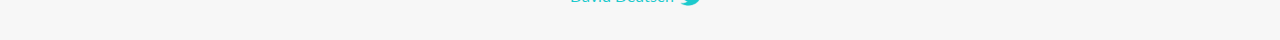
<file: Diner-Project/OwlCarousel2-2.3.4/docs/demos/autowidth.html>
<!DOCTYPE html>
<html lang="en">
  <head>

    <!-- head -->
    <meta charset="utf-8">
    <meta name="msapplication-tap-highlight" content="no" />
    <meta name="viewport" content="width=device-width, initial-scale=1.0" />
    <meta name="description" content="Auto Width">
    <meta name="author" content="David Deutsch">
    <title>
      Auto Width Demo | Owl Carousel | 2.3.4
    </title>

    <!-- Stylesheets -->
    <link href='https://fonts.googleapis.com/css?family=Lato:300,400,700,400italic,300italic' rel='stylesheet' type='text/css'>
    <link rel="stylesheet" href="../assets/css/docs.theme.min.css">

    <!-- Owl Stylesheets -->
    <link rel="stylesheet" href="../assets/owlcarousel/assets/owl.carousel.min.css">
    <link rel="stylesheet" href="../assets/owlcarousel/assets/owl.theme.default.min.css">

    <!-- HTML5 shim and Respond.js IE8 support of HTML5 elements and media queries -->

    <!--[if lt IE 9]>
      <script src="https://oss.maxcdn.com/libs/html5shiv/3.7.0/html5shiv.js"></script>
      <script src="https://oss.maxcdn.com/libs/respond.js/1.3.0/respond.min.js"></script>
    <![endif]-->

    <!-- Favicons -->
    <link rel="apple-touch-icon-precomposed" sizes="144x144" href="../assets/ico/apple-touch-icon-144-precomposed.png">
    <link rel="shortcut icon" href="../assets/ico/favicon.png">
    <link rel="shortcut icon" href="favicon.ico">

    <!-- Yeah i know js should not be in header. Its required for demos.-->

    <!-- javascript -->
    <script src="../assets/vendors/jquery.min.js"></script>
    <script src="../assets/owlcarousel/owl.carousel.js"></script>
  </head>
  <body>

    <!-- header -->
    <header class="header">
      <div class="row">
        <div class="large-12 columns">
          <div class="brand left">
            <h3>
              <a href="/OwlCarousel2/">owl.carousel.js</a> 
            </h3>
          </div>
          <a id="toggle-nav" class="right">
            <span></span> <span></span> <span></span> 
          </a> 
          <div class="nav-bar">
            <ul class="clearfix">
              <li> <a href="/OwlCarousel2/index.html">Home</a>  </li>
              <li class="active">
                <a href="/OwlCarousel2/demos/demos.html">Demos</a> 
              </li>
              <li> <a href="/OwlCarousel2/docs/started-welcome.html">Docs</a>  </li>
              <li>
                <a href="https://github.com/OwlCarousel2/OwlCarousel2/archive/2.3.4.zip">Download</a> 
                <span class="download"></span> 
              </li>
            </ul>
          </div>
        </div>
      </div>
    </header>

    <!-- title -->
    <section class="title">
      <div class="row">
        <div class="large-12 columns">
          <h1>Auto Width</h1>
        </div>
      </div>
    </section>

    <!--  Demos -->
    <section id="demos">
      <div class="row">
        <div class="large-12 columns">
          <div class="owl-carousel owl-theme">
            <div class="item" style="width:250px">
              <h4>1</h4>
            </div>
            <div class="item" style="width:100px">
              <h4>2</h4>
            </div>
            <div class="item" style="width:500px">
              <h4>3</h4>
            </div>
            <div class="item" style="width:100px">
              <h4>4</h4>
            </div>
            <div class="item" style="width:50px">
              <h4>6</h4>
            </div>
            <div class="item" style="width:250px">
              <h4>7</h4>
            </div>
            <div class="item" style="width:120px">
              <h4>8</h4>
            </div>
            <div class="item" style="width:420px">
              <h4>9</h4>
            </div>
            <div class="item" style="width:120px">
              <h4>10</h4>
            </div>
            <div class="item" style="width:300px">
              <h4>11</h4>
            </div>
            <div class="item" style="width:450px">
              <h4>12</h4>
            </div>
            <div class="item" style="width:220px">
              <h4>13</h4>
            </div>
            <div class="item" style="width:150px">
              <h4>14</h4>
            </div>
            <div class="item" style="width:600px">
              <h4>15</h4>
            </div>
          </div>
          <h3 id="overview">Overview</h3>
          <p>Use width style on elements to get the result you want. If using with infinity loop add option &#39;items&#39; more than 1. It all depends on the width of your content.</p>
          <h3 id="setup">Setup</h3>
          <pre><code>$(&#39;.owl-carousel&#39;).owlCarousel({
    margin:10,
    loop:true,
    autoWidth:true,
    items:4
})</code></pre>
          <h3 id="html">html</h3>
          <pre><code>&lt;div class=&quot;owl-carousel owl-theme&quot;&gt;
    &lt;div class=&quot;item&quot; style=&quot;width:250px&quot;&gt;&lt;h4&gt;1&lt;/h4&gt;&lt;/div&gt;
    &lt;div class=&quot;item&quot; style=&quot;width:100px&quot;&gt;&lt;h4&gt;2&lt;/h4&gt;&lt;/div&gt;
    &lt;div class=&quot;item&quot; style=&quot;width:500px&quot;&gt;&lt;h4&gt;3&lt;/h4&gt;&lt;/div&gt;
    &lt;div class=&quot;item&quot; style=&quot;width:100px&quot;&gt;&lt;h4&gt;4&lt;/h4&gt;&lt;/div&gt;
    &lt;div class=&quot;item&quot; style=&quot;width:50px&quot;&gt;&lt;h4&gt;6&lt;/h4&gt;&lt;/div&gt;
    &lt;div class=&quot;item&quot; style=&quot;width:250px&quot;&gt;&lt;h4&gt;7&lt;/h4&gt;&lt;/div&gt;
    &lt;div class=&quot;item&quot; style=&quot;width:120px&quot;&gt;&lt;h4&gt;8&lt;/h4&gt;&lt;/div&gt;
    &lt;div class=&quot;item&quot; style=&quot;width:420px&quot;&gt;&lt;h4&gt;9&lt;/h4&gt;&lt;/div&gt;
    &lt;div class=&quot;item&quot; style=&quot;width:120px&quot;&gt;&lt;h4&gt;10&lt;/h4&gt;&lt;/div&gt;
    &lt;div class=&quot;item&quot; style=&quot;width:300px&quot;&gt;&lt;h4&gt;11&lt;/h4&gt;&lt;/div&gt;
    &lt;div class=&quot;item&quot; style=&quot;width:450px&quot;&gt;&lt;h4&gt;12&lt;/h4&gt;&lt;/div&gt;
    &lt;div class=&quot;item&quot; style=&quot;width:220px&quot;&gt;&lt;h4&gt;13&lt;/h4&gt;&lt;/div&gt;
    &lt;div class=&quot;item&quot; style=&quot;width:150px&quot;&gt;&lt;h4&gt;14&lt;/h4&gt;&lt;/div&gt;
    &lt;div class=&quot;item&quot; style=&quot;width:600px&quot;&gt;&lt;h4&gt;15&lt;/h4&gt;&lt;/div&gt;
&lt;/div&gt;</code></pre>
          <script>
            $(document).ready(function() {
              $('.owl-carousel').owlCarousel({
                margin: 10,
                loop: true,
                autoWidth: true,
                items: 4
              })
            })
          </script>
        </div>
      </div>
    </section>

    <!-- footer -->
    <footer class="footer">
      <div class="row">
        <div class="large-12 columns">
          <h5>
            <a href="/OwlCarousel2/docs/support-contact.html">David Deutsch</a> 
            <a id="custom-tweet-button" href="https://twitter.com/share?url=https://github.com/OwlCarousel2/OwlCarousel2&text=Owl Carousel - This is so awesome! " target="_blank"></a> 
          </h5>
        </div>
      </div>
    </footer>

    <!-- vendors -->
    <script src="../assets/vendors/highlight.js"></script>
    <script src="../assets/js/app.js"></script>
  </body>
</html>
</file>
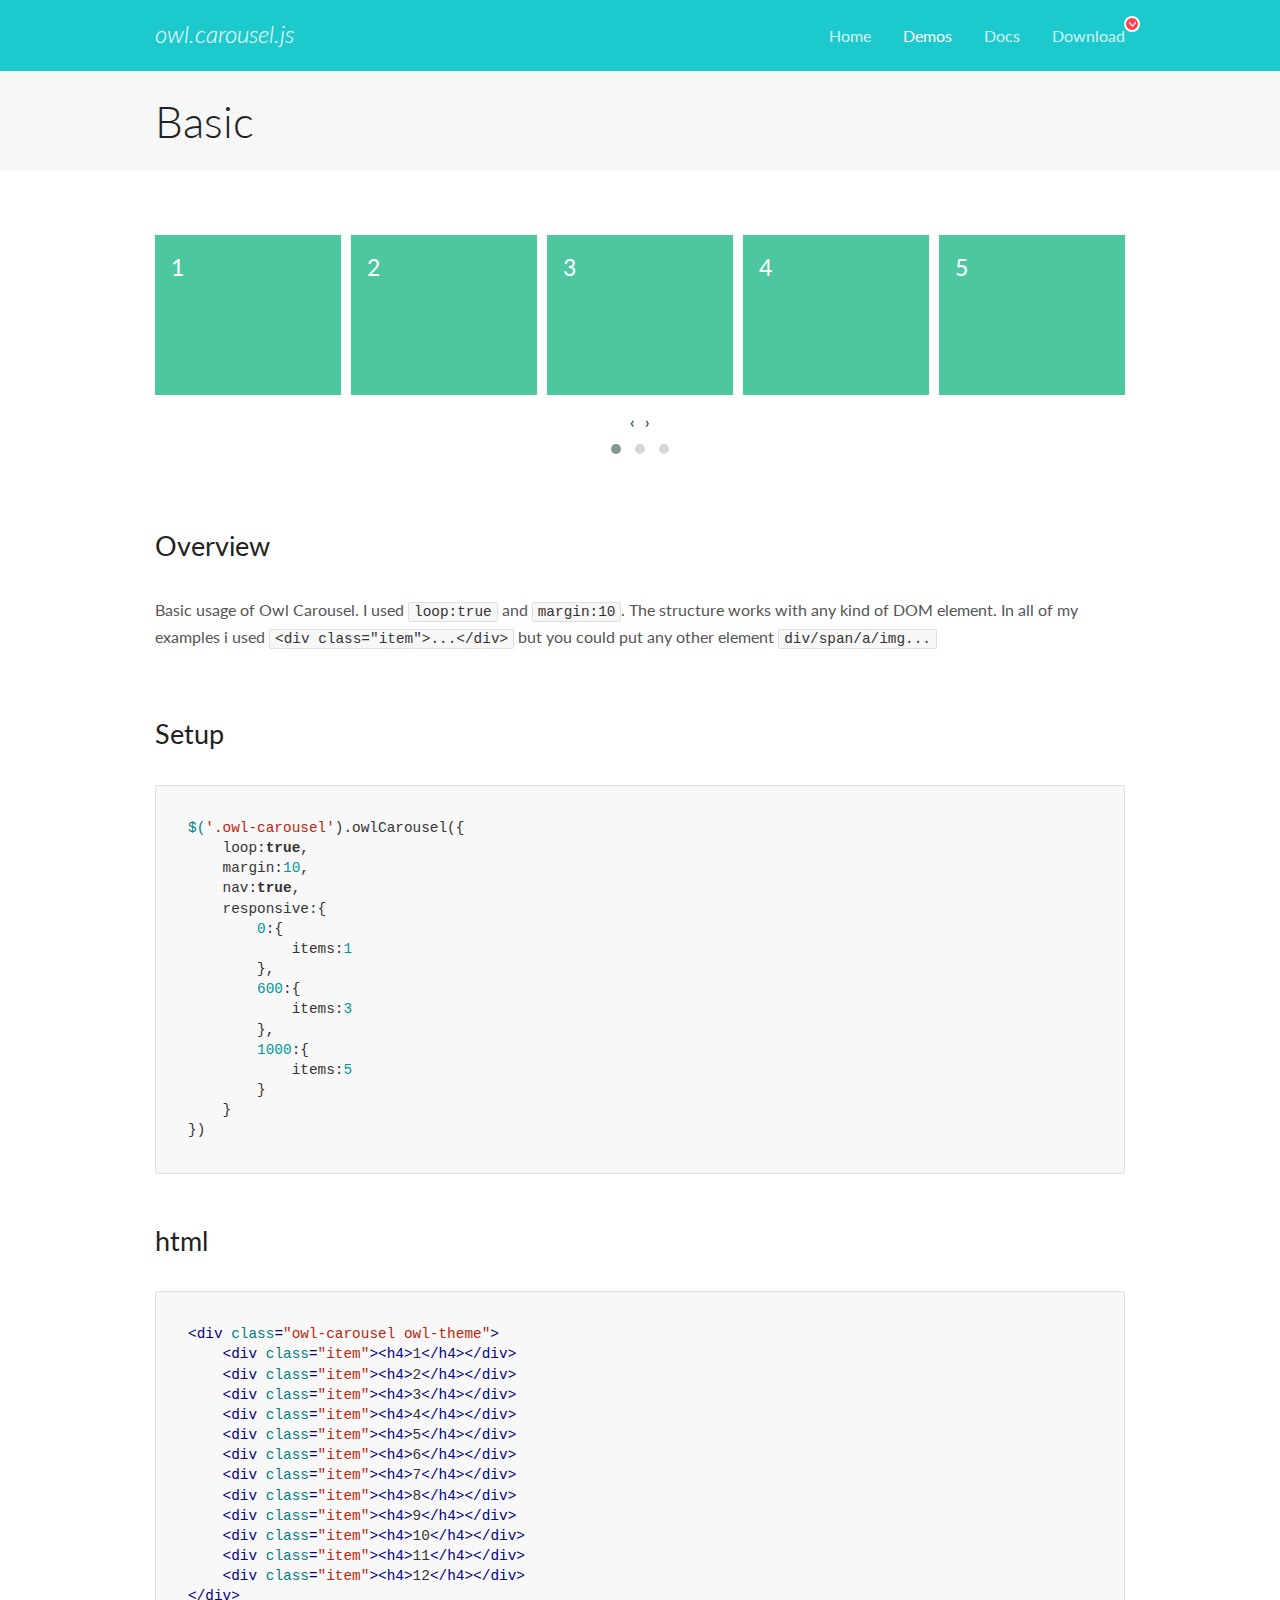
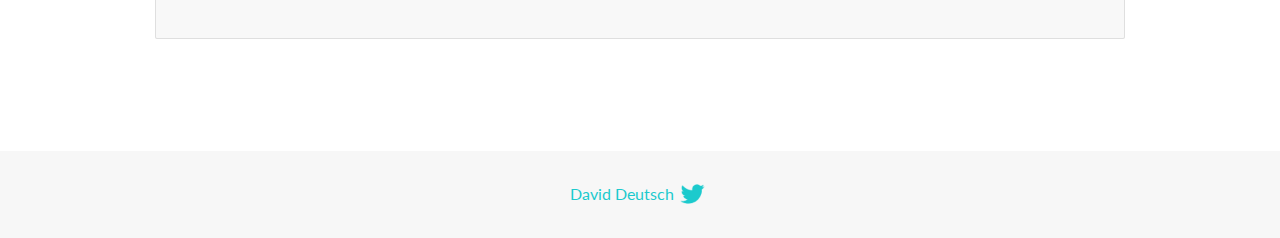
<file: Diner-Project/OwlCarousel2-2.3.4/docs/demos/basic.html>
<!DOCTYPE html>
<html lang="en">
  <head>

    <!-- head -->
    <meta charset="utf-8">
    <meta name="msapplication-tap-highlight" content="no" />
    <meta name="viewport" content="width=device-width, initial-scale=1.0" />
    <meta name="description" content="Basic usage demo">
    <meta name="author" content="David Deutsch">
    <title>
      Basic Demo | Owl Carousel | 2.3.4
    </title>

    <!-- Stylesheets -->
    <link href='https://fonts.googleapis.com/css?family=Lato:300,400,700,400italic,300italic' rel='stylesheet' type='text/css'>
    <link rel="stylesheet" href="../assets/css/docs.theme.min.css">

    <!-- Owl Stylesheets -->
    <link rel="stylesheet" href="../assets/owlcarousel/assets/owl.carousel.min.css">
    <link rel="stylesheet" href="../assets/owlcarousel/assets/owl.theme.default.min.css">

    <!-- HTML5 shim and Respond.js IE8 support of HTML5 elements and media queries -->

    <!--[if lt IE 9]>
      <script src="https://oss.maxcdn.com/libs/html5shiv/3.7.0/html5shiv.js"></script>
      <script src="https://oss.maxcdn.com/libs/respond.js/1.3.0/respond.min.js"></script>
    <![endif]-->

    <!-- Favicons -->
    <link rel="apple-touch-icon-precomposed" sizes="144x144" href="../assets/ico/apple-touch-icon-144-precomposed.png">
    <link rel="shortcut icon" href="../assets/ico/favicon.png">
    <link rel="shortcut icon" href="favicon.ico">

    <!-- Yeah i know js should not be in header. Its required for demos.-->

    <!-- javascript -->
    <script src="../assets/vendors/jquery.min.js"></script>
    <script src="../assets/owlcarousel/owl.carousel.js"></script>
  </head>
  <body>

    <!-- header -->
    <header class="header">
      <div class="row">
        <div class="large-12 columns">
          <div class="brand left">
            <h3>
              <a href="/OwlCarousel2/">owl.carousel.js</a> 
            </h3>
          </div>
          <a id="toggle-nav" class="right">
            <span></span> <span></span> <span></span> 
          </a> 
          <div class="nav-bar">
            <ul class="clearfix">
              <li> <a href="/OwlCarousel2/index.html">Home</a>  </li>
              <li class="active">
                <a href="/OwlCarousel2/demos/demos.html">Demos</a> 
              </li>
              <li> <a href="/OwlCarousel2/docs/started-welcome.html">Docs</a>  </li>
              <li>
                <a href="https://github.com/OwlCarousel2/OwlCarousel2/archive/2.3.4.zip">Download</a> 
                <span class="download"></span> 
              </li>
            </ul>
          </div>
        </div>
      </div>
    </header>

    <!-- title -->
    <section class="title">
      <div class="row">
        <div class="large-12 columns">
          <h1>Basic</h1>
        </div>
      </div>
    </section>

    <!--  Demos -->
    <section id="demos">
      <div class="row">
        <div class="large-12 columns">
          <div class="owl-carousel owl-theme">
            <div class="item">
              <h4>1</h4>
            </div>
            <div class="item">
              <h4>2</h4>
            </div>
            <div class="item">
              <h4>3</h4>
            </div>
            <div class="item">
              <h4>4</h4>
            </div>
            <div class="item">
              <h4>5</h4>
            </div>
            <div class="item">
              <h4>6</h4>
            </div>
            <div class="item">
              <h4>7</h4>
            </div>
            <div class="item">
              <h4>8</h4>
            </div>
            <div class="item">
              <h4>9</h4>
            </div>
            <div class="item">
              <h4>10</h4>
            </div>
            <div class="item">
              <h4>11</h4>
            </div>
            <div class="item">
              <h4>12</h4>
            </div>
          </div>
          <h3 id="overview">Overview</h3>
          <p>Basic usage of Owl Carousel. I used <code>loop:true</code> and <code>margin:10</code>. The structure works with any kind of DOM element. In all of my examples i used <code>&lt;div class=&quot;item&quot;&gt;...&lt;/div&gt;</code> but you could
            put any other element <code>div/span/a/img...</code></p>
          <h3 id="setup">Setup</h3>
          <pre><code>$(&#39;.owl-carousel&#39;).owlCarousel({
    loop:true,
    margin:10,
    nav:true,
    responsive:{
        0:{
            items:1
        },
        600:{
            items:3
        },
        1000:{
            items:5
        }
    }
})</code></pre>
          <h3 id="html">html</h3>
          <pre><code>&lt;div class=&quot;owl-carousel owl-theme&quot;&gt;
    &lt;div class=&quot;item&quot;&gt;&lt;h4&gt;1&lt;/h4&gt;&lt;/div&gt;
    &lt;div class=&quot;item&quot;&gt;&lt;h4&gt;2&lt;/h4&gt;&lt;/div&gt;
    &lt;div class=&quot;item&quot;&gt;&lt;h4&gt;3&lt;/h4&gt;&lt;/div&gt;
    &lt;div class=&quot;item&quot;&gt;&lt;h4&gt;4&lt;/h4&gt;&lt;/div&gt;
    &lt;div class=&quot;item&quot;&gt;&lt;h4&gt;5&lt;/h4&gt;&lt;/div&gt;
    &lt;div class=&quot;item&quot;&gt;&lt;h4&gt;6&lt;/h4&gt;&lt;/div&gt;
    &lt;div class=&quot;item&quot;&gt;&lt;h4&gt;7&lt;/h4&gt;&lt;/div&gt;
    &lt;div class=&quot;item&quot;&gt;&lt;h4&gt;8&lt;/h4&gt;&lt;/div&gt;
    &lt;div class=&quot;item&quot;&gt;&lt;h4&gt;9&lt;/h4&gt;&lt;/div&gt;
    &lt;div class=&quot;item&quot;&gt;&lt;h4&gt;10&lt;/h4&gt;&lt;/div&gt;
    &lt;div class=&quot;item&quot;&gt;&lt;h4&gt;11&lt;/h4&gt;&lt;/div&gt;
    &lt;div class=&quot;item&quot;&gt;&lt;h4&gt;12&lt;/h4&gt;&lt;/div&gt;
&lt;/div&gt;</code></pre>
          <script>
            $(document).ready(function() {
              var owl = $('.owl-carousel');
              owl.owlCarousel({
                margin: 10,
                nav: true,
                loop: true,
                responsive: {
                  0: {
                    items: 1
                  },
                  600: {
                    items: 3
                  },
                  1000: {
                    items: 5
                  }
                }
              })
            })
          </script>
        </div>
      </div>
    </section>

    <!-- footer -->
    <footer class="footer">
      <div class="row">
        <div class="large-12 columns">
          <h5>
            <a href="/OwlCarousel2/docs/support-contact.html">David Deutsch</a> 
            <a id="custom-tweet-button" href="https://twitter.com/share?url=https://github.com/OwlCarousel2/OwlCarousel2&text=Owl Carousel - This is so awesome! " target="_blank"></a> 
          </h5>
        </div>
      </div>
    </footer>

    <!-- vendors -->
    <script src="../assets/vendors/highlight.js"></script>
    <script src="../assets/js/app.js"></script>
  </body>
</html>
</file>
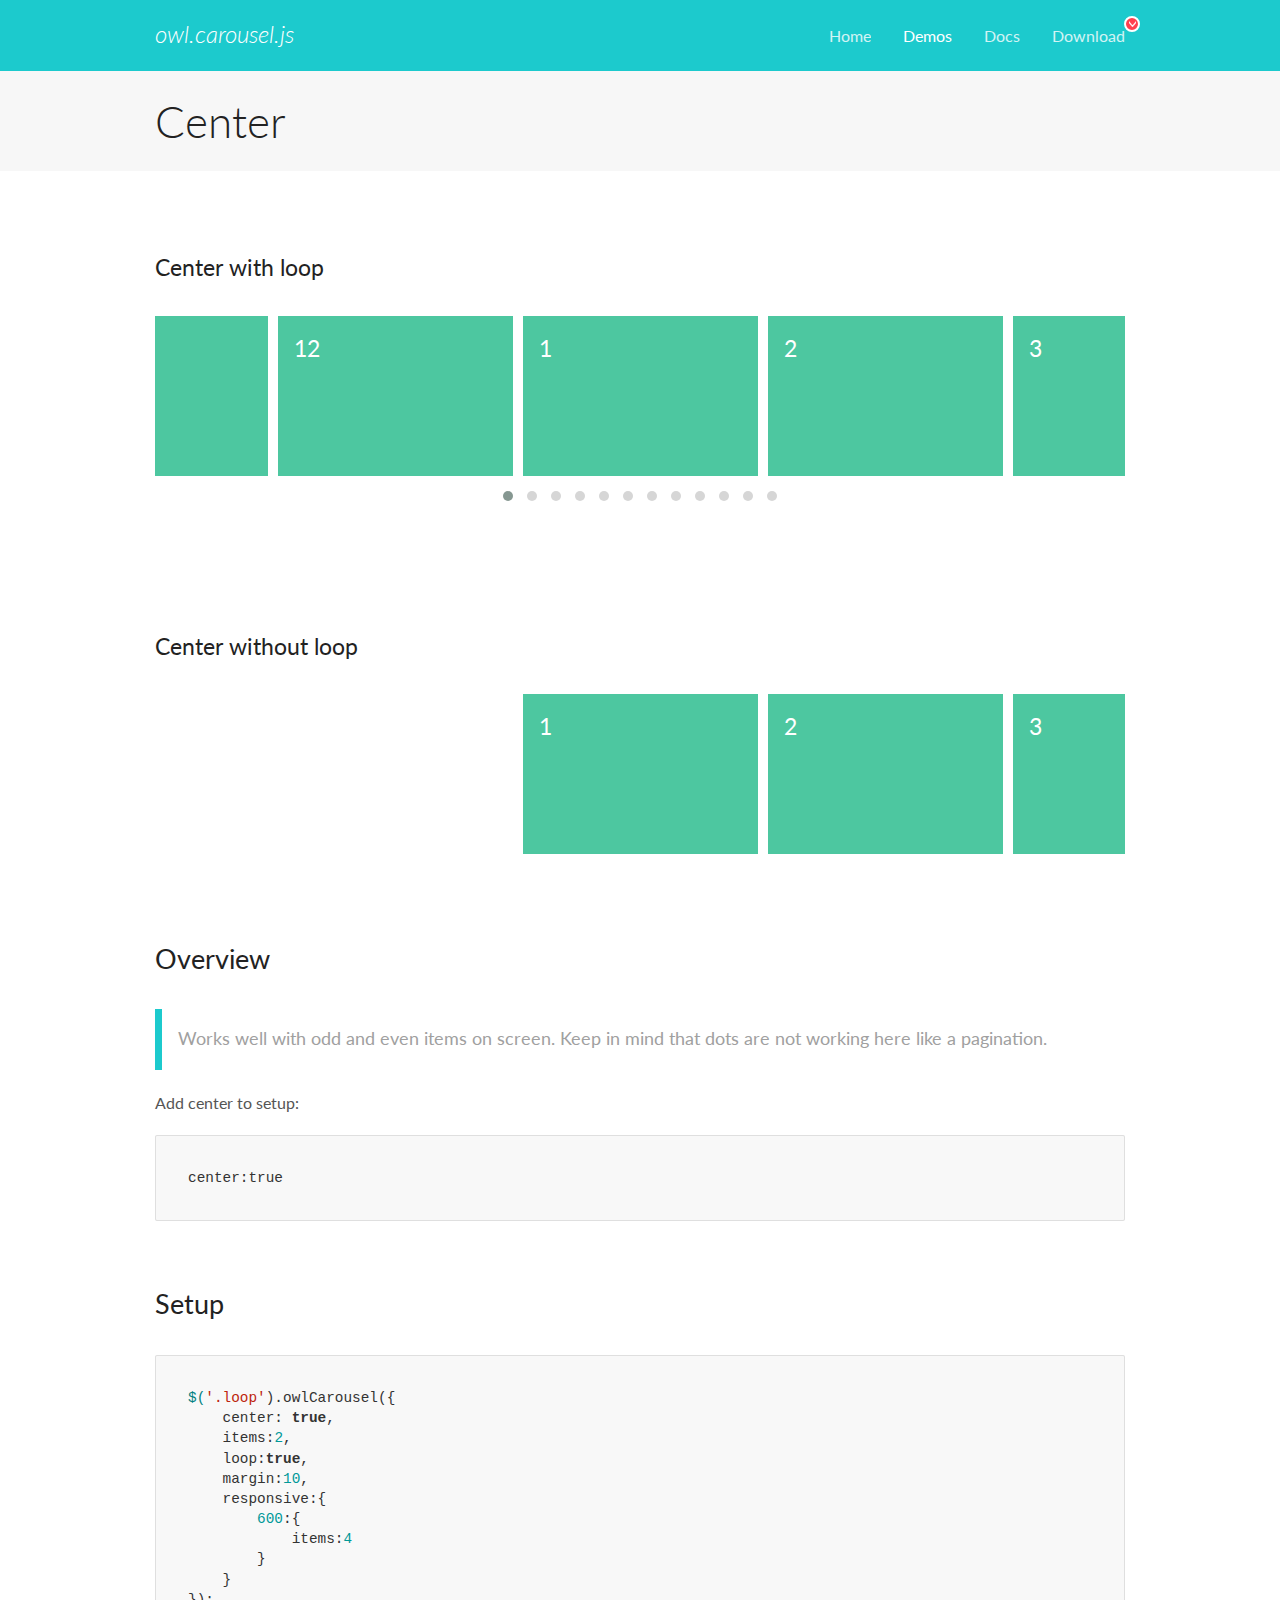
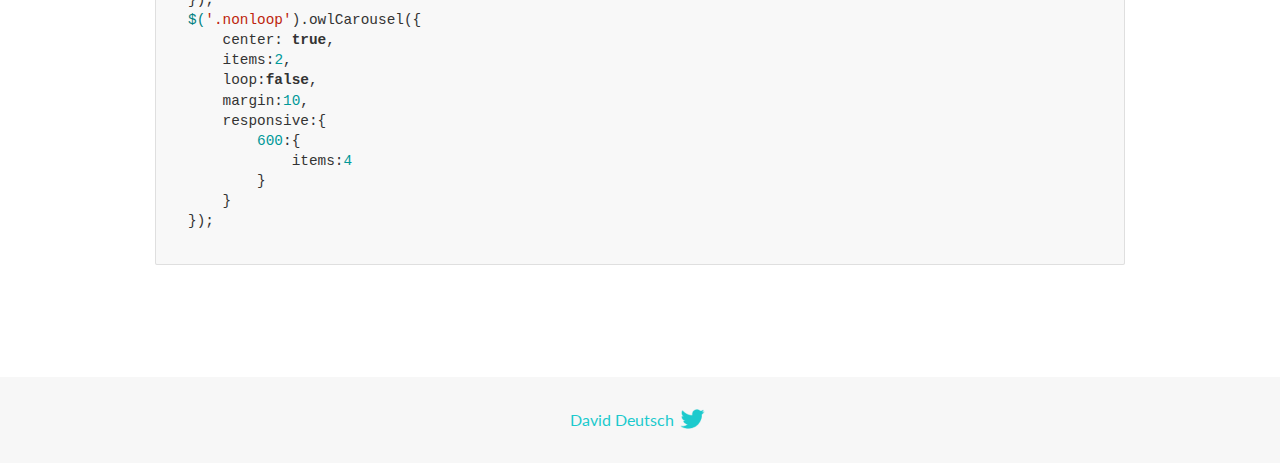
<file: Diner-Project/OwlCarousel2-2.3.4/docs/demos/center.html>
<!DOCTYPE html>
<html lang="en">
  <head>

    <!-- head -->
    <meta charset="utf-8">
    <meta name="msapplication-tap-highlight" content="no" />
    <meta name="viewport" content="width=device-width, initial-scale=1.0" />
    <meta name="description" content="Center carousel">
    <meta name="author" content="David Deutsch">
    <title>
      Center Demo | Owl Carousel | 2.3.4
    </title>

    <!-- Stylesheets -->
    <link href='https://fonts.googleapis.com/css?family=Lato:300,400,700,400italic,300italic' rel='stylesheet' type='text/css'>
    <link rel="stylesheet" href="../assets/css/docs.theme.min.css">

    <!-- Owl Stylesheets -->
    <link rel="stylesheet" href="../assets/owlcarousel/assets/owl.carousel.min.css">
    <link rel="stylesheet" href="../assets/owlcarousel/assets/owl.theme.default.min.css">

    <!-- HTML5 shim and Respond.js IE8 support of HTML5 elements and media queries -->

    <!--[if lt IE 9]>
      <script src="https://oss.maxcdn.com/libs/html5shiv/3.7.0/html5shiv.js"></script>
      <script src="https://oss.maxcdn.com/libs/respond.js/1.3.0/respond.min.js"></script>
    <![endif]-->

    <!-- Favicons -->
    <link rel="apple-touch-icon-precomposed" sizes="144x144" href="../assets/ico/apple-touch-icon-144-precomposed.png">
    <link rel="shortcut icon" href="../assets/ico/favicon.png">
    <link rel="shortcut icon" href="favicon.ico">

    <!-- Yeah i know js should not be in header. Its required for demos.-->

    <!-- javascript -->
    <script src="../assets/vendors/jquery.min.js"></script>
    <script src="../assets/owlcarousel/owl.carousel.js"></script>
  </head>
  <body>

    <!-- header -->
    <header class="header">
      <div class="row">
        <div class="large-12 columns">
          <div class="brand left">
            <h3>
              <a href="/OwlCarousel2/">owl.carousel.js</a> 
            </h3>
          </div>
          <a id="toggle-nav" class="right">
            <span></span> <span></span> <span></span> 
          </a> 
          <div class="nav-bar">
            <ul class="clearfix">
              <li> <a href="/OwlCarousel2/index.html">Home</a>  </li>
              <li class="active">
                <a href="/OwlCarousel2/demos/demos.html">Demos</a> 
              </li>
              <li> <a href="/OwlCarousel2/docs/started-welcome.html">Docs</a>  </li>
              <li>
                <a href="https://github.com/OwlCarousel2/OwlCarousel2/archive/2.3.4.zip">Download</a> 
                <span class="download"></span> 
              </li>
            </ul>
          </div>
        </div>
      </div>
    </header>

    <!-- title -->
    <section class="title">
      <div class="row">
        <div class="large-12 columns">
          <h1>Center</h1>
        </div>
      </div>
    </section>

    <!--  Demos -->
    <section id="demos">
      <div class="row">
        <div class="large-12 columns">
          <h4 id="center-with-loop">Center with loop</h4>
          <div class="loop owl-carousel owl-theme">
            <div class="item">
              <h4>1</h4>
            </div>
            <div class="item">
              <h4>2</h4>
            </div>
            <div class="item">
              <h4>3</h4>
            </div>
            <div class="item">
              <h4>4</h4>
            </div>
            <div class="item">
              <h4>5</h4>
            </div>
            <div class="item">
              <h4>6</h4>
            </div>
            <div class="item">
              <h4>7</h4>
            </div>
            <div class="item">
              <h4>8</h4>
            </div>
            <div class="item">
              <h4>9</h4>
            </div>
            <div class="item">
              <h4>10</h4>
            </div>
            <div class="item">
              <h4>11</h4>
            </div>
            <div class="item">
              <h4>12</h4>
            </div>
          </div>
          <br>
          <h4 id="center-without-loop">Center without loop</h4>
          <div class="nonloop owl-carousel">
            <div class="item">
              <h4>1</h4>
            </div>
            <div class="item">
              <h4>2</h4>
            </div>
            <div class="item">
              <h4>3</h4>
            </div>
            <div class="item">
              <h4>4</h4>
            </div>
            <div class="item">
              <h4>5</h4>
            </div>
            <div class="item">
              <h4>6</h4>
            </div>
            <div class="item">
              <h4>7</h4>
            </div>
            <div class="item">
              <h4>8</h4>
            </div>
            <div class="item">
              <h4>9</h4>
            </div>
            <div class="item">
              <h4>10</h4>
            </div>
            <div class="item">
              <h4>11</h4>
            </div>
            <div class="item">
              <h4>12</h4>
            </div>
          </div>
          <h3 id="overview">Overview</h3>
          <blockquote>
            <p>Works well with odd and even items on screen. Keep in mind that dots are not working here like a pagination.</p>
          </blockquote>
          <p>Add center to setup:</p>
          <pre><code>center:true</code></pre>
          <h3 id="setup">Setup</h3>
          <pre><code>$(&#39;.loop&#39;).owlCarousel({
    center: true,
    items:2,
    loop:true,
    margin:10,
    responsive:{
        600:{
            items:4
        }
    }
});
$(&#39;.nonloop&#39;).owlCarousel({
    center: true,
    items:2,
    loop:false,
    margin:10,
    responsive:{
        600:{
            items:4
        }
    }
});</code></pre>
          <script>
            jQuery(document).ready(function($) {
              $('.loop').owlCarousel({
                center: true,
                items: 2,
                loop: true,
                margin: 10,
                responsive: {
                  600: {
                    items: 4
                  }
                }
              });
              $('.nonloop').owlCarousel({
                center: true,
                items: 2,
                loop: false,
                margin: 10,
                responsive: {
                  600: {
                    items: 4
                  }
                }
              });
            });
          </script>
        </div>
      </div>
    </section>

    <!-- footer -->
    <footer class="footer">
      <div class="row">
        <div class="large-12 columns">
          <h5>
            <a href="/OwlCarousel2/docs/support-contact.html">David Deutsch</a> 
            <a id="custom-tweet-button" href="https://twitter.com/share?url=https://github.com/OwlCarousel2/OwlCarousel2&text=Owl Carousel - This is so awesome! " target="_blank"></a> 
          </h5>
        </div>
      </div>
    </footer>

    <!-- vendors -->
    <script src="../assets/vendors/highlight.js"></script>
    <script src="../assets/js/app.js"></script>
  </body>
</html>
</file>
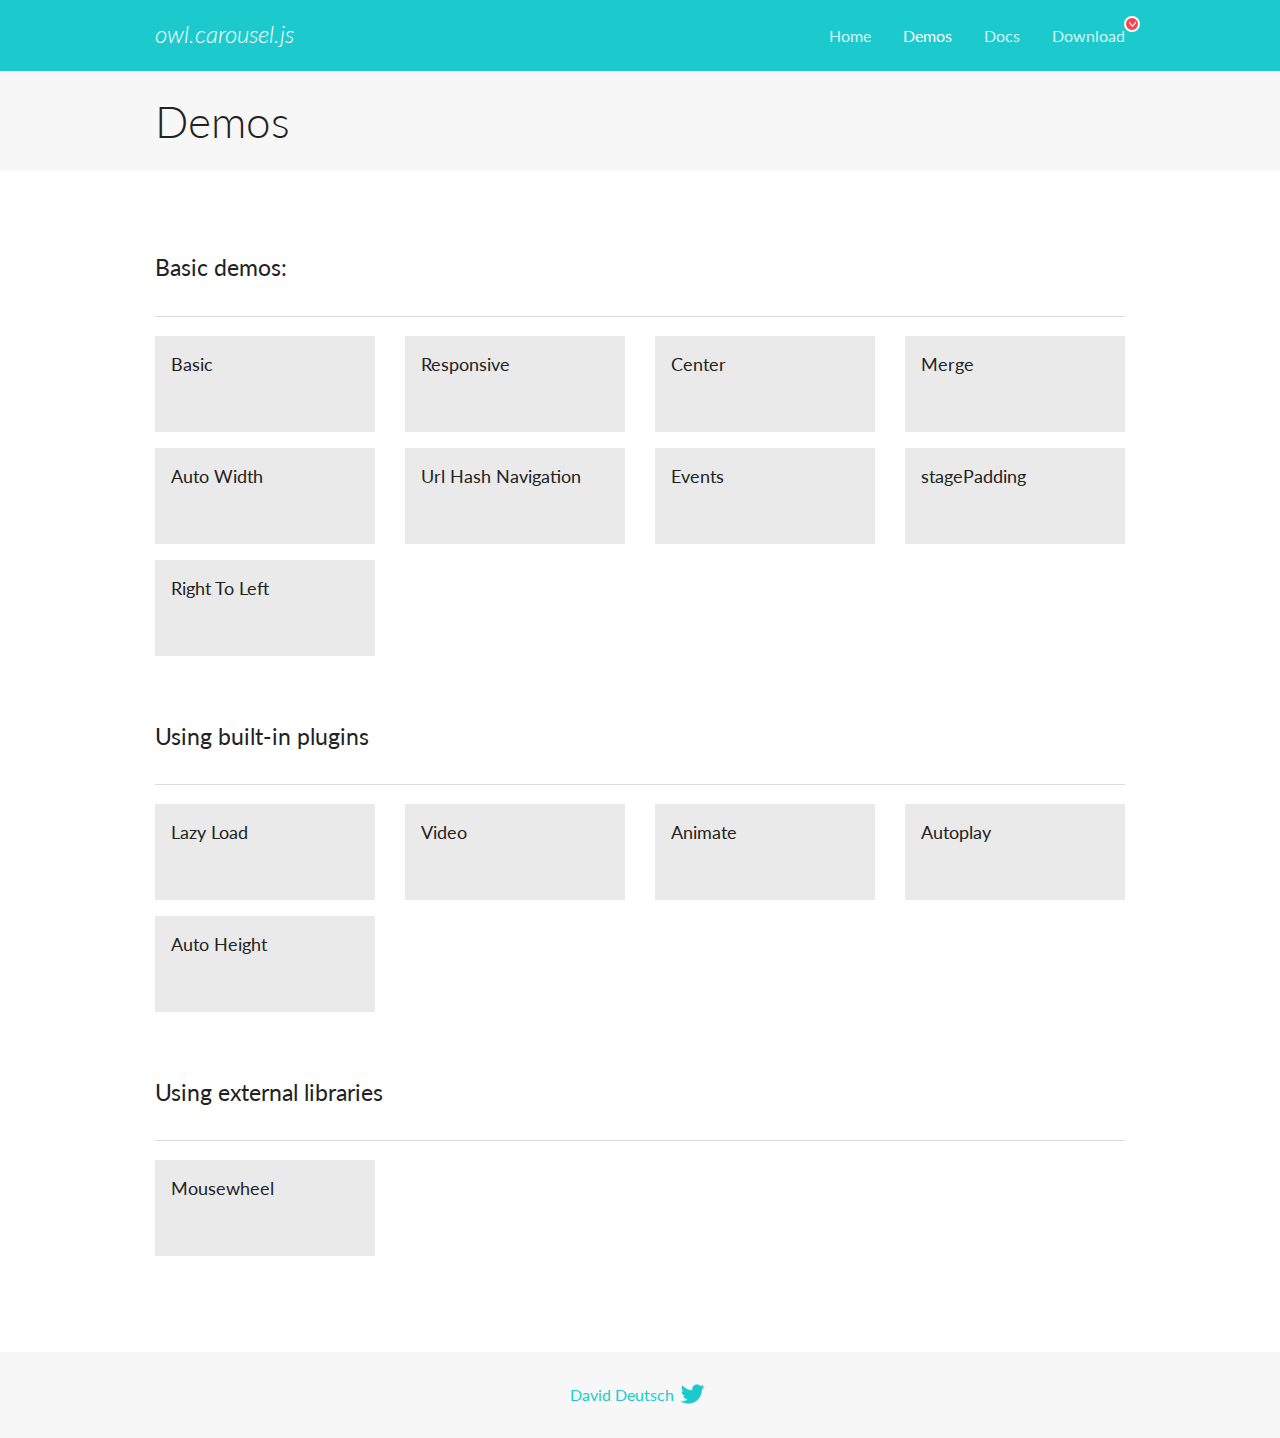
<file: Diner-Project/OwlCarousel2-2.3.4/docs/demos/demos.html>
<!DOCTYPE html>
<html lang="en">
  <head>

    <!-- head -->
    <meta charset="utf-8">
    <meta name="msapplication-tap-highlight" content="no" />
    <meta name="viewport" content="width=device-width, initial-scale=1.0" />
    <meta name="description" content="A list of Owl Carousel examples.">
    <meta name="author" content="David Deutsch">
    <title>
      Demos | Owl Carousel | 2.3.4
    </title>

    <!-- Stylesheets -->
    <link href='https://fonts.googleapis.com/css?family=Lato:300,400,700,400italic,300italic' rel='stylesheet' type='text/css'>
    <link rel="stylesheet" href="../assets/css/docs.theme.min.css">

    <!-- Owl Stylesheets -->
    <link rel="stylesheet" href="../assets/owlcarousel/assets/owl.carousel.min.css">
    <link rel="stylesheet" href="../assets/owlcarousel/assets/owl.theme.default.min.css">

    <!-- HTML5 shim and Respond.js IE8 support of HTML5 elements and media queries -->

    <!--[if lt IE 9]>
      <script src="https://oss.maxcdn.com/libs/html5shiv/3.7.0/html5shiv.js"></script>
      <script src="https://oss.maxcdn.com/libs/respond.js/1.3.0/respond.min.js"></script>
    <![endif]-->

    <!-- Favicons -->
    <link rel="apple-touch-icon-precomposed" sizes="144x144" href="../assets/ico/apple-touch-icon-144-precomposed.png">
    <link rel="shortcut icon" href="../assets/ico/favicon.png">
    <link rel="shortcut icon" href="favicon.ico">

    <!-- Yeah i know js should not be in header. Its required for demos.-->

    <!-- javascript -->
    <script src="../assets/vendors/jquery.min.js"></script>
    <script src="../assets/owlcarousel/owl.carousel.js"></script>
  </head>
  <body>

    <!-- header -->
    <header class="header">
      <div class="row">
        <div class="large-12 columns">
          <div class="brand left">
            <h3>
              <a href="/OwlCarousel2/">owl.carousel.js</a> 
            </h3>
          </div>
          <a id="toggle-nav" class="right">
            <span></span> <span></span> <span></span> 
          </a> 
          <div class="nav-bar">
            <ul class="clearfix">
              <li> <a href="/OwlCarousel2/index.html">Home</a>  </li>
              <li class="active">
                <a href="/OwlCarousel2/demos/demos.html">Demos</a> 
              </li>
              <li> <a href="/OwlCarousel2/docs/started-welcome.html">Docs</a>  </li>
              <li>
                <a href="https://github.com/OwlCarousel2/OwlCarousel2/archive/2.3.4.zip">Download</a> 
                <span class="download"></span> 
              </li>
            </ul>
          </div>
        </div>
      </div>
    </header>

    <!-- title -->
    <section class="title">
      <div class="row">
        <div class="large-12 columns">
          <h1>Demos</h1>
        </div>
      </div>
    </section>

    <!--  Demos -->
    <section id="demos">
      <div class="row">
        <div class="large-12 columns">
          <h4 id="basic-demos-">Basic demos:</h4>
          <hr>
          <div class="demo-list">
            <div class="row">
              <div class="small-6 medium-4 large-3 columns">
                <a href="basic.html" class="demo-block">
                  <h5>Basic </h5>
                </a> 
              </div>
              <div class="small-6 medium-4 large-3 columns">
                <a href="responsive.html" class="demo-block">
                  <h5>Responsive </h5>
                </a> 
              </div>
              <div class="small-6 medium-4 large-3 columns">
                <a href="center.html" class="demo-block">
                  <h5>Center </h5>
                </a> 
              </div>
              <div class="small-6 medium-4 large-3 columns">
                <a href="merge.html" class="demo-block">
                  <h5>Merge </h5>
                </a> 
              </div>
              <div class="small-6 medium-4 large-3 columns">
                <a href="autowidth.html" class="demo-block">
                  <h5>Auto Width </h5>
                </a> 
              </div>
              <div class="small-6 medium-4 large-3 columns">
                <a href="urlhashnav.html" class="demo-block">
                  <h5>Url Hash Navigation </h5>
                </a> 
              </div>
              <div class="small-6 medium-4 large-3 columns">
                <a href="events.html" class="demo-block">
                  <h5>Events </h5>
                </a> 
              </div>
              <div class="small-6 medium-4 large-3 columns">
                <a href="stagepadding.html" class="demo-block">
                  <h5>stagePadding </h5>
                </a> 
              </div>
              <div class="small-6 medium-4 large-3 columns">
                <a href="rtl.html" class="demo-block">
                  <h5>Right To Left </h5>
                </a> 
              </div>
            </div>
          </div>
          <h4 id="using-built-in-plugins">Using built-in plugins</h4>
          <hr>
          <div class="demo-list">
            <div class="row">
              <div class="small-6 medium-4 large-3 columns">
                <a href="lazyLoad.html" class="demo-block">
                  <h5>Lazy Load </h5>
                </a> 
              </div>
              <div class="small-6 medium-4 large-3 columns">
                <a href="video.html" class="demo-block">
                  <h5>Video </h5>
                </a> 
              </div>
              <div class="small-6 medium-4 large-3 columns">
                <a href="animate.html" class="demo-block">
                  <h5>Animate </h5>
                </a> 
              </div>
              <div class="small-6 medium-4 large-3 columns">
                <a href="autoplay.html" class="demo-block">
                  <h5>Autoplay </h5>
                </a> 
              </div>
              <div class="small-6 medium-4 large-3 columns">
                <a href="autoheight.html" class="demo-block">
                  <h5>Auto Height </h5>
                </a> 
              </div>
            </div>
          </div>
          <h4 id="using-external-libraries">Using external libraries</h4>
          <hr>
          <div class="demo-list">
            <div class="row">
              <div class="small-6 medium-4 large-3 columns">
                <a href="mousewheel.html" class="demo-block">
                  <h5>Mousewheel </h5>
                </a> 
              </div>
            </div>
          </div>
        </div>
      </div>
    </section>

    <!-- footer -->
    <footer class="footer">
      <div class="row">
        <div class="large-12 columns">
          <h5>
            <a href="/OwlCarousel2/docs/support-contact.html">David Deutsch</a> 
            <a id="custom-tweet-button" href="https://twitter.com/share?url=https://github.com/OwlCarousel2/OwlCarousel2&text=Owl Carousel - This is so awesome! " target="_blank"></a> 
          </h5>
        </div>
      </div>
    </footer>

    <!-- vendors -->
    <script src="../assets/vendors/highlight.js"></script>
    <script src="../assets/js/app.js"></script>
  </body>
</html>
</file>
